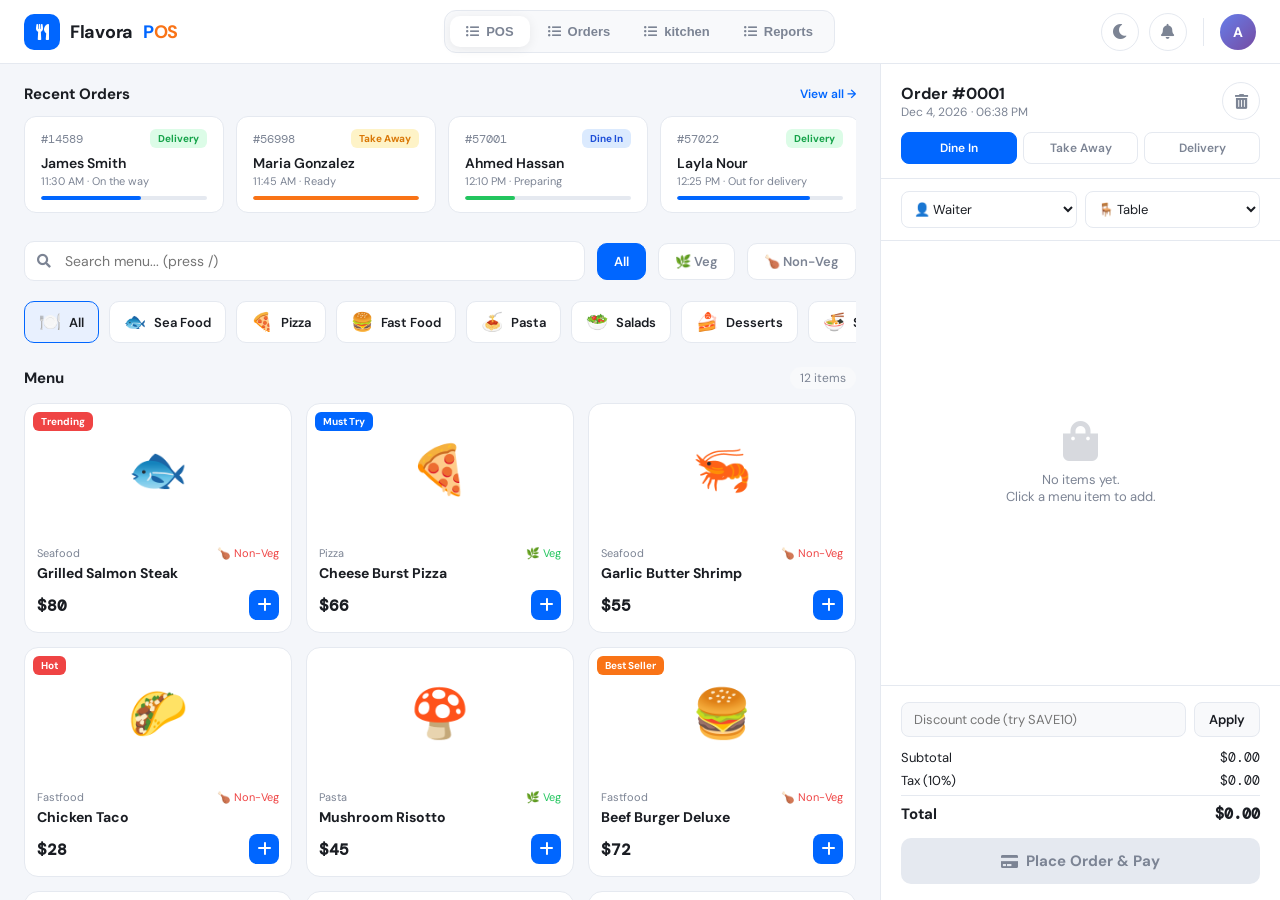
<file: index.html>
<!DOCTYPE html>
<html lang="en">
<head>
<meta charset="UTF-8">
<meta name="viewport" content="width=device-width, initial-scale=1.0">
<title> Flavora POS</title>
<link href="https://fonts.googleapis.com/css2?family=DM+Sans:wght@400;500;600;700&family=DM+Mono:wght@500&display=swap" rel="stylesheet">
<link rel="stylesheet" href="https://cdnjs.cloudflare.com/ajax/libs/font-awesome/6.5.0/css/all.min.css">
<link rel="stylesheet" href="./CSS/style.css">
<link rel="stylesheet" href="./CSS/all.min.css">
<link rel="stylesheet" href="./CSS/all.css">
<link rel="icon" href="./imgs/flavora.png">
</head>
<body>
  <script>
    function checkDevice() {
      const isMobile = window.innerWidth <= 1024;
  
      if (isMobile) {
        window.location.href = "./flavora-phone.html"; 
      }
    }
  
    checkDevice();
  
    window.addEventListener("resize", checkDevice);
  </script>
<!-- HEADER -->
<header>
  <div class="logo">
    <div class="logo-icon"><i class="fas fa-utensils"></i></div>

      Flavora <span class="logo-pos">P<span>OS</span></span>
  </div>

  <nav class="nav-pill">
    <a id="system" style="text-decoration: none;" href="./index.html"><button class="nav-item" onclick="setPage('pos',this)"><i class="fas fa-list-ul"></i> POS</button></a>
    <a style="text-decoration: none;" href="./orders.html"><button class="nav-item" onclick="setPage('orders',this)"><i class="fas fa-list-ul"></i> Orders</button></a>
    <a style="text-decoration: none;" href="./kitchen.html"><button class="nav-item" onclick="setPage('kitchen',this)"><i class="fas fa-list-ul"></i> kitchen</button></a>
    <a style="text-decoration: none;" href="./reports.html"><button class="nav-item" onclick="setPage('reports',this)"><i class="fas fa-list-ul"></i> Reports</button></a>
  </nav>

  <div class="header-right">
    <button class="icon-btn" onclick="toggleDark()" id="darkBtn" title="Toggle dark mode">
      <i class="fas fa-moon" id="darkIcon"></i>
    </button>
    <button class="icon-btn" title="Notifications" onclick="toggleNotifications()">
      <i class="fas fa-bell"></i>
      <span class="badge-dot" id="notifDot"></span>
    </button>
    
    <div class="notif-dropdown" id="notifDropdown"></div>
    <div class="divider-v"></div>
    <div class="avatar" title="Admin">A</div>
  </div>
</header>

<!-- MAIN APP -->
<div class="app-body">
  <!-- LEFT PANEL -->
  <div class="left-panel">
    <div class="left-scroll">

      <div class="strip-header"><h3>Recent Orders</h3><a href="#">View all →</a></div>
      <div class="orders-strip" id="ordersStrip"></div>

      <div class="toolbar">
        <div class="search-box">
          <i class="fas fa-search"></i>
          <input type="text" id="searchInput" placeholder="Search menu... (press /)" oninput="filterMenu()">
        </div>
        <button class="filter-btn active" onclick="setTypeFilter('all',this)">All</button>
        <button class="filter-btn" onclick="setTypeFilter('veg',this)">🌿 Veg</button>
        <button class="filter-btn" onclick="setTypeFilter('nonveg',this)">🍗 Non-Veg</button>
      </div>

      <div class="cats" id="catsRow"></div>

      <div class="section-head">
        <h3>Menu</h3>
        <span class="item-count" id="itemCount">0 items</span>
      </div>
      <div class="menu-grid" id="menuGrid"></div>

    </div>
  </div>

  <!-- RIGHT PANEL -->
  <div class="right-panel">
    <div class="rp-header">
      <div class="rp-header-top">
        <div>
          <div style="font-weight:700;font-size:16px;" id="orderIdDisplay">Order #0001</div>
          <div class="rp-time" id="orderTimeDisplay"></div>
        </div>
        <button class="icon-btn" onclick="clearCart()" title="Clear order"><i class="fas fa-trash-alt"></i></button>
      </div>
      <div class="order-types">
        <button class="ot-btn active" onclick="setOrderType('dinein',this)">Dine In</button>
        <button class="ot-btn" onclick="setOrderType('takeaway',this)">Take Away</button>
        <button class="ot-btn" onclick="setOrderType('delivery',this)">Delivery</button>
      </div>
    </div>

    <div class="rp-selects">
      <select id="waiterSelect">
        <option value="">👤 Waiter</option>
        <option>Ahmed</option>
        <option>Sara</option>
        <option>Mohammed</option>
        <option>Layla</option>
      </select>
      <select id="tableSelect">
        <option value="">🪑 Table</option>
        <option>Table 1</option>
        <option>Table 2</option>
        <option>Table 3</option>
        <option>Table 4</option>
        <option>Table 5</option>
      </select>
    </div>

    <div class="cart-items" id="cartItems">
      <div class="cart-empty">
        <i class="fas fa-shopping-bag"></i>
        <p>No items yet.<br>Click a menu item to add.</p>
      </div>
    </div>

    <div class="rp-footer">
      <div class="discount-row">
        <input class="discount-input" id="discountInput" type="text" placeholder="Discount code (try SAVE10)">
        <button class="apply-btn" onclick="applyDiscount()">Apply</button>
      </div>
      <div class="totals-table">
        <div class="total-row"><span>Subtotal</span><span id="subtotalDisplay">$0.00</span></div>
        <div class="total-row" id="discountRow" style="display:none"><span>Discount</span><span id="discountDisplay" class="discount-badge">-$0.00</span></div>
        <div class="total-row"><span>Tax (10%)</span><span id="taxDisplay">$0.00</span></div>
        <div class="total-row main"><span>Total</span><span id="totalDisplay">$0.00</span></div>
      </div>
      <button class="pay-btn" id="payBtn" onclick="openPaymentModal()" disabled>
        <i class="fas fa-credit-card"></i> Place Order & Pay
      </button>
    </div>
  </div>
</div>

<!-- ITEM MODAL -->
<div class="overlay" id="itemOverlay" onclick="if(event.target===this) closeItemModal()">
  <div class="modal item-modal">
    <div class="item-modal-img" id="modalEmoji"></div>
    <div class="item-modal-body">
      <button class="modal-close" onclick="closeItemModal()"><i class="fas fa-times"></i></button>
      <h2 id="modalTitle"></h2>
      <p class="desc" id="modalDesc"></p>
      <div class="modal-section-label">Size</div>
      <div class="size-options" id="sizeOptions"></div>
      <div class="modal-section-label">Add-ons</div>
      <div class="addon-options" id="addonOptions"></div>
      <div class="modal-section-label">Special Note</div>
      <textarea class="note-area" id="noteArea" rows="2" placeholder="Any special requests?"></textarea>
      <div class="item-modal-foot">
        <div class="modal-qty">
          <button class="qty-btn" onclick="modalQty(-1)">−</button>
          <span class="qty-num" id="modalQtyNum">1</span>
          <button class="qty-btn" onclick="modalQty(1)">+</button>
        </div>
        <div class="modal-total">
          <span>Total</span>
          <strong id="modalTotal">$0</strong>
        </div>
        <button class="add-cart-btn" onclick="addToCartFromModal()">
          <i class="fas fa-plus"></i> Add to Order
        </button>
      </div>
    </div>
  </div>
</div>

<!-- PAYMENT MODAL -->
<div class="overlay" id="payOverlay" onclick="if(event.target===this) closePayModal()">
  <div class="modal pay-modal">
    <div class="pay-modal-header">
      <div style="display:flex;align-items:center;justify-content:space-between;">
        <div>
          <h2>Payment</h2>
          <p id="payOrderId">Order #0001</p>
        </div>
        <button class="modal-close" onclick="closePayModal()" style="position:static"><i class="fas fa-times"></i></button>
      </div>
    </div>
    <div class="pay-modal-body">
      <div class="pay-summary">
        <div class="pay-summary-row"><span>Subtotal</span><span id="pSubtotal"></span></div>
        <div class="pay-summary-row" id="pDiscountRow" style="display:none"><span>Discount</span><span id="pDiscount" style="color:var(--green)"></span></div>
        <div class="pay-summary-row"><span>Tax</span><span id="pTax"></span></div>
        <div class="pay-summary-row total"><span>Total Due</span><span id="pTotal"></span></div>
      </div>
      <div class="pay-methods-label">Payment Method</div>
      <div class="pay-methods">
        <button class="pay-method active" onclick="selectPayMethod('cash',this)">
          <i class="fas fa-money-bill-wave"></i><span>Cash</span>
        </button>
        <button class="pay-method" onclick="selectPayMethod('card',this)">
          <i class="fas fa-credit-card"></i><span>Card</span>
        </button>
        <button class="pay-method" onclick="selectPayMethod('wallet',this)">
          <i class="fas fa-mobile-alt"></i><span>Wallet</span>
        </button>
      </div>
      <div class="cash-amount-row" id="cashRow">
        <input class="cash-input" id="cashGiven" type="number" placeholder="Amount given" oninput="calcChange()">
        <div class="change-display" id="changeDisplay"><i class="fas fa-coins"></i> $0.00</div>
      </div>
      <button class="confirm-pay-btn" onclick="confirmPayment()">
        <i class="fas fa-check-circle"></i> Confirm Payment
      </button>
    </div>
  </div>
</div>

<!-- RECEIPT MODAL -->
<div class="overlay" id="receiptOverlay">
  <div class="modal receipt-modal" id="receiptModal">
    <div class="receipt-body">
      <div class="receipt-logo">
        <img style="width: 70px;" src="./imgs/flavora.png" alt="">
        <p>123 Food Street, Cairo · Tel: +20-100-0000000</p>
      </div>
      <hr class="receipt-divider">
      <div class="receipt-row"><span>Order</span><span id="rOrderId"></span></div>
      <div class="receipt-row"><span>Type</span><span id="rOrderType"></span></div>
      <div class="receipt-row"><span>Date</span><span id="rDate"></span></div>
      <div class="receipt-row"><span>Waiter</span><span id="rWaiter"></span></div>
      <hr class="receipt-divider">
      <div class="receipt-items" id="rItems"></div>
      <hr class="receipt-divider">
      <div class="receipt-row"><span>Subtotal</span><span id="rSubtotal"></span></div>
      <div class="receipt-row" id="rDiscRow" style="display:none"><span>Discount</span><span id="rDiscount"></span></div>
      <div class="receipt-row"><span>Tax (10%)</span><span id="rTax"></span></div>
      <div class="receipt-total"><span>TOTAL</span><span id="rTotal"></span></div>
      <div class="receipt-row" style="margin-top:8px"><span>Payment</span><span id="rPayMethod"></span></div>
      <div class="receipt-row" id="rChangeRow" style="display:none"><span>Change</span><span id="rChange"></span></div>
      <hr class="receipt-divider">
      <div class="receipt-footer">
        <p>Thank you for dining with us! 🍽️</p>
        <p style="margin-top:4px;font-family:var(--mono);font-size:11px;" id="rOrderNum"></p>
      </div>
    </div>
    <div class="receipt-actions">
      <button class="print-btn secondary" onclick="closeReceiptModal()">Close</button>
      <button class="print-btn primary" onclick="window.print()"><i class="fas fa-print"></i> Print</button>
    </div>
  </div>
</div>

<!-- Toast -->
<div class="toast-container" id="toastContainer"></div>
<script src="./JS/script.js"></script>


</body>
</html>
</file>
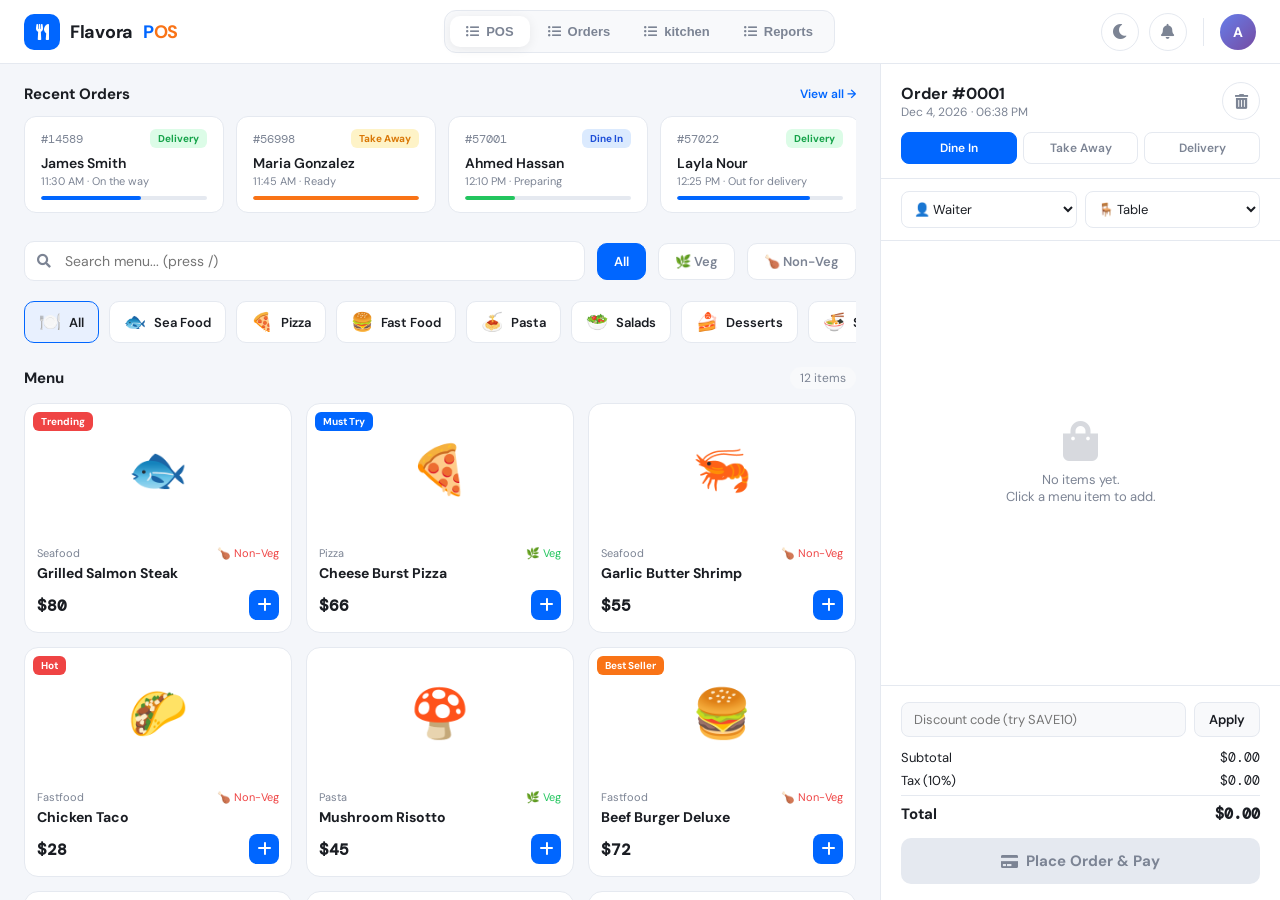
<file: flavora-phone.html>
<!DOCTYPE html>
<html lang="en">
<head>
<meta charset="UTF-8">
<meta name="viewport" content="width=device-width, initial-scale=1.0, maximum-scale=1.0, user-scalable=no">
<title>Flavora</title>
<link href="https://fonts.googleapis.com/css2?family=Playfair+Display:wght@600;700&family=DM+Sans:wght@400;500;600;700&family=DM+Mono:wght@400;500&display=swap" rel="stylesheet">
<link rel="stylesheet" href="https://cdnjs.cloudflare.com/ajax/libs/font-awesome/6.5.0/css/all.min.css">
<script>
  function checkDevice() {
    const isDesktop = window.innerWidth > 1024;

    if (isDesktop) {
      window.location.href = "./index.html";
    }
  }

  checkDevice();
  window.addEventListener("resize", checkDevice);
</script>
<style>
/* ══════════════════════════════════════
   VARIABLES
══════════════════════════════════════ */
:root {
  --bg:        #0f0d0b;
  --surface:   #1a1713;
  --surface2:  #221f1a;
  --surface3:  #2c2822;
  --border:    #33302a;
  --gold:      #d4a853;
  --gold-lt:   #f0c878;
  --gold-dim:  rgba(212,168,83,.12);
  --green:     #4ade80;
  --red:       #f87171;
  --blue:      #60a5fa;
  --text:      #f0ebe3;
  --text2:     #a89f94;
  --text3:     #665e55;
  --shadow:    0 4px 24px rgba(0,0,0,.5);
  --shadow-lg: 0 12px 48px rgba(0,0,0,.7);
  --r:         16px;
  --font:      'DM Sans', sans-serif;
  --display:   'Playfair Display', serif;
  --mono:      'DM Mono', monospace;
  --safe-bottom: env(safe-area-inset-bottom, 0px);
}
/* ══════════════════════════════════════
   RESET & BASE
══════════════════════════════════════ */
*{box-sizing:border-box;margin:0;padding:0;-webkit-tap-highlight-color:transparent;}
html,body{height:100%;overscroll-behavior:none;}
body{font-family:var(--font);background:var(--bg);color:var(--text);overflow:hidden;position:fixed;width:100%;height:100%;}
::-webkit-scrollbar{width:3px;height:3px;}
::-webkit-scrollbar-thumb{background:var(--border);border-radius:3px;}
button{font-family:var(--font);cursor:pointer;border:none;background:none;}
input,textarea{font-family:var(--font);}
img{display:block;}

/* ══════════════════════════════════════
   APP SHELL
══════════════════════════════════════ */
.app{display:flex;flex-direction:column;height:100%;max-width:480px;margin:0 auto;position:relative;background:var(--bg);}

/* ══════════════════════════════════════
   TOP BAR
══════════════════════════════════════ */
.top-bar{
  display:flex;align-items:center;justify-content:space-between;
  padding:14px 18px;flex-shrink:0;
  background:linear-gradient(180deg,var(--bg) 0%,transparent 100%);
  position:absolute;top:0;left:0;right:0;z-index:50;
}
.tb-logo{font-family:var(--display);font-size:20px;color:var(--gold);letter-spacing:.5px;}
.tb-right{display:flex;gap:10px;align-items:center;}
.tb-btn{width:38px;height:38px;border-radius:12px;background:var(--surface2);border:1px solid var(--border);color:var(--text2);font-size:15px;display:flex;align-items:center;justify-content:center;position:relative;transition:.2s;}
.tb-btn:active{opacity:.7;}
.cart-dot{position:absolute;top:-4px;right:-4px;width:16px;height:16px;border-radius:50%;background:var(--gold);color:var(--bg);font-size:9px;font-weight:700;display:flex;align-items:center;justify-content:center;border:2px solid var(--bg);opacity:0;transform:scale(0);transition:.3s;}
.cart-dot.show{opacity:1;transform:scale(1);}

/* ══════════════════════════════════════
   MAIN SCROLL
══════════════════════════════════════ */
.main-scroll{flex:1;overflow-y:auto;overflow-x:hidden;padding-bottom:calc(80px + var(--safe-bottom));}

/* ══════════════════════════════════════
   HERO
══════════════════════════════════════ */
.hero{
  min-height:220px;display:flex;flex-direction:column;justify-content:flex-end;
  padding:24px 20px 28px;
  background:linear-gradient(160deg,#1a1208 0%,#0f0d0b 60%),
             radial-gradient(ellipse at 70% 30%, rgba(212,168,83,.18) 0%, transparent 70%);
  position:relative;overflow:hidden;
}
.hero::before{content:'';position:absolute;inset:0;background:url("data:image/svg+xml,%3Csvg width='60' height='60' viewBox='0 0 60 60' xmlns='http://www.w3.org/2000/svg'%3E%3Cg fill='none' fill-rule='evenodd'%3E%3Cg fill='%23d4a853' fill-opacity='0.04'%3E%3Cpath d='M36 34v-4h-2v4h-4v2h4v4h2v-4h4v-2h-4zm0-30V0h-2v4h-4v2h4v4h2V6h4V4h-4zM6 34v-4H4v4H0v2h4v4h2v-4h4v-2H6zM6 4V0H4v4H0v2h4v4h2V6h4V4H6z'/%3E%3C/g%3E%3C/g%3E%3C/svg%3E");pointer-events:none;}
.hero-tag{display:inline-flex;align-items:center;gap:6px;background:var(--gold-dim);border:1px solid rgba(212,168,83,.3);color:var(--gold);font-size:11px;font-weight:600;padding:5px 12px;border-radius:20px;letter-spacing:.5px;text-transform:uppercase;margin-bottom:12px;width:fit-content;}
.hero h1{font-family:var(--display);font-size:30px;line-height:1.15;color:var(--text);margin-bottom:8px;}
.hero h1 span{color:var(--gold);}
.hero p{font-size:13px;color:var(--text2);line-height:1.5;max-width:280px;}

/* ══════════════════════════════════════
   SEARCH BAR
══════════════════════════════════════ */
.search-wrap{padding:0 18px 16px;position:relative;}
.search-wrap input{
  width:100%;padding:12px 16px 12px 42px;
  border-radius:14px;border:1px solid var(--border);
  background:var(--surface2);color:var(--text);
  font-size:14px;outline:none;transition:.2s;
}
.search-wrap input::placeholder{color:var(--text3);}
.search-wrap input:focus{border-color:var(--gold);box-shadow:0 0 0 3px rgba(212,168,83,.12);}
.search-wrap i{position:absolute;left:30px;top:50%;transform:translateY(-50%);color:var(--text3);font-size:14px;}

/* ══════════════════════════════════════
   CATEGORIES
══════════════════════════════════════ */
.cats-scroll{display:flex;gap:8px;overflow-x:auto;padding:0 18px 16px;scrollbar-width:none;}
.cats-scroll::-webkit-scrollbar{display:none;}
.cat-pill{
  display:flex;align-items:center;gap:6px;
  padding:8px 14px;border-radius:12px;
  border:1px solid var(--border);background:var(--surface2);
  color:var(--text2);font-size:12px;font-weight:600;
  white-space:nowrap;flex-shrink:0;transition:.2s;
}
.cat-pill:active{opacity:.7;}
.cat-pill.active{background:var(--gold);color:var(--bg);border-color:var(--gold);}

/* ══════════════════════════════════════
   SECTION HEADER
══════════════════════════════════════ */
.sec-hdr{display:flex;align-items:center;justify-content:space-between;padding:0 18px;margin-bottom:12px;}
.sec-hdr h2{font-size:16px;font-weight:700;}
.sec-hdr span{font-size:12px;color:var(--text3);}

/* ══════════════════════════════════════
   FEATURED ROW
══════════════════════════════════════ */
.featured-scroll{display:flex;gap:12px;overflow-x:auto;padding:0 18px 20px;scrollbar-width:none;}
.featured-scroll::-webkit-scrollbar{display:none;}
.feat-card{
  flex-shrink:0;width:200px;
  background:var(--surface);border:1px solid var(--border);
  border-radius:var(--r);overflow:hidden;
  transition:.2s;position:relative;
}
.feat-card:active{transform:scale(.97);}
.feat-img{height:110px;display:flex;align-items:center;justify-content:center;font-size:52px;background:var(--surface2);position:relative;}
.feat-badge{position:absolute;top:8px;left:8px;font-size:9px;font-weight:700;padding:3px 8px;border-radius:6px;color:var(--bg);}
.fb-gold{background:var(--gold);}
.fb-red{background:#ef4444;}
.feat-body{padding:10px 12px;}
.feat-name{font-weight:700;font-size:13px;margin-bottom:3px;white-space:nowrap;overflow:hidden;text-overflow:ellipsis;}
.feat-cat{font-size:11px;color:var(--text3);margin-bottom:8px;}
.feat-foot{display:flex;align-items:center;justify-content:space-between;}
.feat-price{font-weight:700;font-size:15px;font-family:var(--mono);color:var(--gold-lt);}
.feat-add{width:30px;height:30px;border-radius:9px;background:var(--gold);color:var(--bg);font-size:15px;display:flex;align-items:center;justify-content:center;transition:.15s;}
.feat-add:active{transform:scale(.9);}

/* ══════════════════════════════════════
   MENU LIST
══════════════════════════════════════ */
.menu-list{padding:0 18px;display:flex;flex-direction:column;gap:10px;}
.m-row{
  display:flex;align-items:center;gap:12px;
  background:var(--surface);border:1px solid var(--border);
  border-radius:14px;padding:12px;transition:.2s;position:relative;
}
.m-row:active{background:var(--surface2);}
.m-row-emoji{font-size:36px;width:52px;height:52px;border-radius:12px;background:var(--surface2);display:flex;align-items:center;justify-content:center;flex-shrink:0;}
.m-row-info{flex:1;min-width:0;}
.m-row-name{font-weight:700;font-size:14px;margin-bottom:2px;white-space:nowrap;overflow:hidden;text-overflow:ellipsis;}
.m-row-meta{font-size:11px;color:var(--text3);margin-bottom:5px;}
.m-row-price{font-weight:700;font-family:var(--mono);font-size:14px;color:var(--gold-lt);}
.m-row-add{
  width:34px;height:34px;border-radius:10px;
  background:var(--gold-dim);border:1px solid rgba(212,168,83,.3);
  color:var(--gold);font-size:16px;
  display:flex;align-items:center;justify-content:center;
  flex-shrink:0;transition:.15s;
}
.m-row-add:active{background:var(--gold);color:var(--bg);}
.m-row-badge{
  position:absolute;top:-5px;right:10px;
  background:var(--gold);color:var(--bg);
  font-size:9px;font-weight:700;
  width:18px;height:18px;border-radius:50%;
  display:flex;align-items:center;justify-content:center;
  border:2px solid var(--bg);
}
.c-veg{color:var(--green);}
.c-nonveg{color:var(--red);}

/* ══════════════════════════════════════
   BOTTOM NAV
══════════════════════════════════════ */
.bottom-nav{
  position:absolute;bottom:0;left:0;right:0;
  height:calc(72px + var(--safe-bottom));
  padding-bottom:var(--safe-bottom);
  background:var(--surface);
  border-top:1px solid var(--border);
  display:flex;align-items:center;justify-content:space-around;
  flex-shrink:0;z-index:50;
}
.bn-item{display:flex;flex-direction:column;align-items:center;gap:3px;padding:8px 16px;color:var(--text3);font-size:10px;font-weight:600;letter-spacing:.3px;transition:.2s;}
.bn-item.active{color:var(--gold);}
.bn-item i{font-size:18px;}

/* ══════════════════════════════════════
   CART DRAWER
══════════════════════════════════════ */
.drawer-overlay{
  position:fixed;inset:0;background:rgba(0,0,0,.7);
  z-index:200;opacity:0;pointer-events:none;transition:.3s;
  max-width:480px;margin:0 auto;
}
.drawer-overlay.show{opacity:1;pointer-events:all;}
.cart-drawer{
  position:fixed;bottom:0;left:50%;transform:translateX(-50%) translateY(100%);
  width:100%;max-width:480px;
  background:var(--surface);border-radius:24px 24px 0 0;
  border-top:1px solid var(--border);
  z-index:201;transition:transform .35s cubic-bezier(.4,0,.2,1);
  max-height:85vh;display:flex;flex-direction:column;
}
.cart-drawer.show{transform:translateX(-50%) translateY(0);}
.drawer-handle{width:36px;height:4px;background:var(--border);border-radius:2px;margin:12px auto 0;}
.drawer-hdr{padding:16px 20px;border-bottom:1px solid var(--border);display:flex;align-items:center;justify-content:space-between;}
.drawer-hdr h3{font-size:17px;font-weight:700;}
.drawer-close{width:32px;height:32px;border-radius:10px;background:var(--surface2);color:var(--text2);font-size:15px;display:flex;align-items:center;justify-content:center;}
.drawer-body{flex:1;overflow-y:auto;padding:14px 20px;}
.cart-empty-state{text-align:center;padding:40px 20px;color:var(--text3);}
.cart-empty-state i{font-size:40px;margin-bottom:12px;display:block;}
.cart-empty-state p{font-size:13px;}
.ci{display:flex;align-items:center;gap:12px;padding:12px 0;border-bottom:1px solid var(--border);}
.ci:last-child{border-bottom:none;}
.ci-emoji{font-size:28px;width:44px;height:44px;border-radius:12px;background:var(--surface2);display:flex;align-items:center;justify-content:center;flex-shrink:0;}
.ci-info{flex:1;min-width:0;}
.ci-name{font-weight:700;font-size:13px;white-space:nowrap;overflow:hidden;text-overflow:ellipsis;}
.ci-sub{font-size:11px;color:var(--text3);margin-top:1px;}
.ci-price{font-weight:700;font-family:var(--mono);font-size:13px;color:var(--gold-lt);margin-top:3px;}
.ci-qty-row{display:flex;align-items:center;gap:10px;flex-shrink:0;}
.ci-qty-btn{width:28px;height:28px;border-radius:8px;background:var(--surface2);border:1px solid var(--border);color:var(--text);font-size:15px;display:flex;align-items:center;justify-content:center;font-weight:700;}
.ci-qty-btn:active{background:var(--gold-dim);}
.ci-qty-num{font-weight:700;font-size:14px;min-width:18px;text-align:center;font-family:var(--mono);}
.drawer-footer{padding:16px 20px;border-top:1px solid var(--border);padding-bottom:calc(16px + var(--safe-bottom));}
.tot-row{display:flex;justify-content:space-between;font-size:13px;color:var(--text2);margin-bottom:6px;}
.tot-row.main{font-size:16px;font-weight:700;color:var(--text);border-top:1px solid var(--border);padding-top:8px;margin-top:4px;}
.tot-row span:last-child{font-family:var(--mono);}
.checkout-btn{
  width:100%;padding:15px;margin-top:14px;
  background:linear-gradient(135deg,var(--gold) 0%,var(--gold-lt) 100%);
  color:var(--bg);font-size:15px;font-weight:700;
  border-radius:14px;border:none;
  display:flex;align-items:center;justify-content:center;gap:8px;
  transition:.2s;letter-spacing:.3px;
}
.checkout-btn:active{opacity:.85;}
.checkout-btn:disabled{background:var(--surface3);color:var(--text3);}



/* Cart actions in chat */
.chat-cart-action{
  background:var(--surface3);border:1px solid var(--border);
  border-radius:12px;padding:12px 14px;margin-top:4px;
  display:flex;align-items:center;gap:10px;
}
.cca-emoji{font-size:26px;}
.cca-info{flex:1;}
.cca-name{font-weight:700;font-size:13px;}
.cca-detail{font-size:11px;color:var(--text3);margin-top:1px;}
.cca-price{font-family:var(--mono);font-weight:700;font-size:14px;color:var(--gold-lt);}
.cca-done{font-size:18px;color:var(--green);}


/* ══════════════════════════════════════
   MODALS & OVERLAYS
══════════════════════════════════════ */
/* Item detail */
.item-sheet{
  position:fixed;bottom:0;left:50%;transform:translateX(-50%) translateY(100%);
  width:100%;max-width:480px;
  background:var(--surface);border-radius:24px 24px 0 0;
  border-top:1px solid var(--border);
  z-index:400;transition:transform .35s cubic-bezier(.22,.61,.36,1);
  max-height:85vh;display:flex;flex-direction:column;overflow:hidden;
}
.item-sheet.show{transform:translateX(-50%) translateY(0);}
.is-img{height:160px;display:flex;align-items:center;justify-content:center;font-size:72px;background:var(--surface2);position:relative;flex-shrink:0;}
.is-close{position:absolute;top:12px;right:12px;width:34px;height:34px;border-radius:12px;background:rgba(0,0,0,.5);color:#fff;font-size:15px;display:flex;align-items:center;justify-content:center;}
.is-body{flex:1;overflow-y:auto;padding:18px 20px;}
.is-name{font-size:20px;font-weight:700;margin-bottom:4px;}
.is-meta{font-size:12px;color:var(--text3);margin-bottom:10px;display:flex;gap:10px;}
.is-desc{font-size:13px;color:var(--text2);line-height:1.6;margin-bottom:18px;}
.is-lbl{font-size:11px;font-weight:700;text-transform:uppercase;letter-spacing:.5px;color:var(--text3);margin-bottom:8px;}
.is-sizes{display:flex;gap:8px;margin-bottom:16px;flex-wrap:wrap;}
.sz-opt{padding:8px 14px;border-radius:10px;border:1.5px solid var(--border);background:transparent;color:var(--text2);font-size:13px;font-weight:600;transition:.15s;}
.sz-opt.active{border-color:var(--gold);background:var(--gold-dim);color:var(--gold);}
.is-addons{display:flex;gap:8px;margin-bottom:18px;flex-wrap:wrap;}
.ao-opt{padding:7px 12px;border-radius:9px;border:1.5px solid var(--border);background:transparent;color:var(--text2);font-size:12px;transition:.15s;}
.ao-opt.active{border-color:var(--green);background:rgba(74,222,128,.1);color:var(--green);}
.is-footer{padding:16px 20px;border-top:1px solid var(--border);display:flex;align-items:center;gap:14px;flex-shrink:0;padding-bottom:calc(16px + var(--safe-bottom));}
.is-qty-row{display:flex;align-items:center;gap:12px;}
.is-qty-btn{width:36px;height:36px;border-radius:10px;background:var(--surface2);border:1px solid var(--border);color:var(--text);font-size:18px;display:flex;align-items:center;justify-content:center;font-weight:700;}
.is-qty-btn:active{background:var(--gold-dim);}
.is-qty-num{font-weight:700;font-size:18px;min-width:22px;text-align:center;font-family:var(--mono);}
.is-add-btn{flex:1;padding:14px;background:linear-gradient(135deg,var(--gold) 0%,var(--gold-lt) 100%);color:var(--bg);font-size:14px;font-weight:700;border-radius:14px;display:flex;align-items:center;justify-content:center;gap:8px;}
.is-add-btn:active{opacity:.85;}

/* Success toast */
.s-toast{
  position:fixed;top:20px;left:50%;transform:translateX(-50%) translateY(-80px);
  background:var(--green);color:var(--bg);
  font-size:13px;font-weight:700;
  padding:11px 20px;border-radius:12px;
  display:flex;align-items:center;gap:8px;
  z-index:500;transition:.3s cubic-bezier(.22,.61,.36,1);
  white-space:nowrap;box-shadow:0 8px 24px rgba(74,222,128,.3);
  max-width:calc(480px - 36px);
}
.s-toast.show{transform:translateX(-50%) translateY(0);}

/* ══════════════════════════════════════
   CHECKOUT SUCCESS
══════════════════════════════════════ */
.success-overlay{
  position:fixed;inset:0;max-width:480px;margin:0 auto;
  background:var(--bg);z-index:600;
  display:flex;flex-direction:column;align-items:center;justify-content:center;
  padding:32px;text-align:center;
  opacity:0;pointer-events:none;transition:.3s;
}
.success-overlay.show{opacity:1;pointer-events:all;}
.success-icon{font-size:64px;margin-bottom:20px;animation:bounce .5s ease .1s both;}
@keyframes bounce{from{transform:scale(0);}80%{transform:scale(1.15);}to{transform:scale(1);}}
.success-overlay h2{font-family:var(--display);font-size:26px;color:var(--gold);margin-bottom:8px;}
.success-overlay p{font-size:14px;color:var(--text2);line-height:1.6;margin-bottom:32px;}
.success-order-id{font-family:var(--mono);font-size:16px;font-weight:600;color:var(--text);background:var(--surface2);border:1px solid var(--border);padding:10px 20px;border-radius:12px;margin-bottom:24px;}
.success-back{width:100%;padding:14px;background:linear-gradient(135deg,var(--gold),var(--gold-lt));color:var(--bg);font-size:15px;font-weight:700;border-radius:14px;}

/* ══════════════════════════════════════
   API KEY PROMPT
══════════════════════════════════════ */
.api-prompt{
  position:fixed;inset:0;max-width:480px;margin:0 auto;
  background:rgba(0,0,0,.85);backdrop-filter:blur(8px);
  z-index:700;display:flex;align-items:center;justify-content:center;padding:24px;
  opacity:0;pointer-events:none;transition:.3s;
}
.api-prompt.show{opacity:1;pointer-events:all;}
.api-box{background:var(--surface);border:1px solid var(--border);border-radius:20px;padding:24px;width:100%;}
.api-box h3{font-size:17px;font-weight:700;margin-bottom:6px;}
.api-box p{font-size:12px;color:var(--text3);line-height:1.6;margin-bottom:16px;}
.api-inp{
  width:100%;padding:12px 14px;border-radius:12px;
  border:1px solid var(--border);background:var(--surface2);
  color:var(--text);font-size:13px;font-family:var(--mono);
  outline:none;margin-bottom:10px;
}
.api-inp:focus{border-color:rgba(99,102,241,.5);}
.api-save{width:100%;padding:13px;background:linear-gradient(135deg,#6366f1,#8b5cf6);color:#fff;font-size:14px;font-weight:700;border-radius:12px;}
.api-note{font-size:11px;color:var(--text3);text-align:center;margin-top:8px;line-height:1.5;}
</style>
</head>
<body>
<div class="app" id="app">

  <!-- TOP BAR -->
  <div class="top-bar">
    <div class="tb-logo">Flavora</div>
    <div class="tb-right">
      <button class="tb-btn" onclick="toggleCart()">
        <i class="fas fa-shopping-bag"></i>
        <span class="cart-dot" id="cartDot">0</span>
      </button>
    </div>
  </div>

  <!-- MAIN SCROLL -->
  <div class="main-scroll" id="mainScroll">

    <!-- HERO -->
    <div class="hero" style="padding-top:70px;">
      <div class="hero-tag"><i class="fas fa-star"></i> Premium Dining</div>
      <h1>Order Your <span>Favourite</span> Meal</h1>
      <p>Fresh ingredients, bold flavours. Order in minutes and we'll handle the rest.</p>
    </div>

    <!-- SEARCH -->
    <div class="search-wrap" style="margin-top:16px;">
      <i class="fas fa-search"></i>
      <input type="text" id="searchInput" placeholder="Search dishes, categories…" oninput="renderMenuList()">
    </div>

    <!-- CATEGORIES -->
    <div class="cats-scroll" id="catsScroll"></div>

    <!-- FEATURED -->
    <div class="sec-hdr"><h2>Featured 🔥</h2><span>Trending today</span></div>
    <div class="featured-scroll" id="featuredScroll"></div>

    <!-- FULL MENU -->
    <div class="sec-hdr" style="margin-top:8px;"><h2>Full Menu</h2><span id="menuCount">12 items</span></div>
    <div class="menu-list" id="menuList" style="padding-bottom:8px;"></div>

    <div style="height:24px;"></div>
  </div>

  <!-- BOTTOM NAV -->
  <div class="bottom-nav">
    <div class="bn-item active"><i class="fas fa-home"></i><span>Menu</span></div>
    <div class="bn-item" onclick="toggleCart()"><i class="fas fa-shopping-bag"></i><span>Cart</span></div>
    <div class="bn-item" onclick="openChat()"><i class="fas fa-robot"></i><span>AI Help</span></div>
  </div>

</div><!-- /app -->

<!-- AI FAB -->
<button class="ai-fab" onclick="openChat()" id="aiFab" title="Chat with AI assistant">
  <div class="pulse"></div>
  🤖
</button>

<!-- ═══ CART DRAWER ═══ -->
<div class="drawer-overlay" id="cartOverlay" onclick="toggleCart()"></div>
<div class="cart-drawer" id="cartDrawer">
  <div class="drawer-handle"></div>
  <div class="drawer-hdr">
    <h3>Your Order</h3>
    <button class="drawer-close" onclick="toggleCart()"><i class="fas fa-times"></i></button>
  </div>
  <div class="drawer-body" id="cartBody"></div>
  <div class="drawer-footer">
    <div class="tot-row"><span>Subtotal</span><span id="cartSub">$0.00</span></div>
    <div class="tot-row"><span>Tax (10%)</span><span id="cartTax">$0.00</span></div>
    <div class="tot-row main"><span>Total</span><span id="cartTotal">$0.00</span></div>
    <button class="checkout-btn" id="checkoutBtn" onclick="doCheckout()" disabled>
      <i class="fas fa-bolt"></i> Place Order
    </button>
  </div>
</div>

<!-- ═══ ITEM DETAIL SHEET ═══ -->
<div class="drawer-overlay" id="itemOverlay" onclick="closeItemSheet()"></div>
<div class="item-sheet" id="itemSheet">
  <div class="is-img" id="isEmoji">
    <button class="is-close" onclick="closeItemSheet()"><i class="fas fa-times"></i></button>
  </div>
  <div class="is-body">
    <div class="is-name" id="isName"></div>
    <div class="is-meta" id="isMeta"></div>
    <div class="is-desc" id="isDesc"></div>
    <div class="is-lbl">Size</div>
    <div class="is-sizes" id="isSizes"></div>
    <div class="is-lbl">Add-ons</div>
    <div class="is-addons" id="isAddons"></div>
  </div>
  <div class="is-footer">
    <div class="is-qty-row">
      <button class="is-qty-btn" onclick="sheetQty(-1)">−</button>
      <span class="is-qty-num" id="sheetQtyNum">1</span>
      <button class="is-qty-btn" onclick="sheetQty(1)">+</button>
    </div>
    <button class="is-add-btn" onclick="addFromSheet()"><i class="fas fa-plus"></i> Add <span id="sheetAddPrice">$0</span></button>
  </div>
</div>

<!-- ═══ CHAT PANEL ═══ -->
<div class="chat-overlay" id="chatOverlay" onclick="closeChat()"></div>
<div class="chat-panel" id="chatPanel">
  <div class="chat-hdr">
    <div class="ai-avatar">🤖<div class="ai-status-dot"></div></div>
    <div class="chat-hdr-info">
      <div class="chat-hdr-name">Nour · AI Assistant</div>
      <div class="chat-hdr-sub">Powered by Claude · Online now</div>
    </div>
    <button class="chat-hdr-close" onclick="closeChat()"><i class="fas fa-chevron-down"></i></button>
  </div>
  <div class="quick-replies" id="quickReplies">
    <button class="qr-btn" onclick="sendQuick('What are your best sellers?')">🔥 Best Sellers</button>
    <button class="qr-btn" onclick="sendQuick('Show me vegetarian options')">🌿 Vegetarian</button>
    <button class="qr-btn" onclick="sendQuick('What seafood do you have?')">🐟 Seafood</button>
    <button class="qr-btn" onclick="sendQuick('I want something sweet')">🍫 Desserts</button>
    <button class="qr-btn" onclick="sendQuick('What is in my cart right now?')">🛒 My Cart</button>
    <button class="qr-btn" onclick="sendQuick('Recommend a full meal combo')">🍽️ Full Meal</button>
  </div>
  <div class="chat-msgs" id="chatMsgs"></div>
  <div class="chat-input-bar">
    <div class="chat-input-wrap">
      <textarea class="chat-ta" id="chatInput" placeholder="Ask anything about the menu…" rows="1" onkeydown="handleChatKey(event)" oninput="autoResize(this)"></textarea>
    </div>
    <button class="chat-send" id="chatSendBtn" onclick="sendChat()"><i class="fas fa-paper-plane"></i></button>
  </div>
</div>

<!-- ═══ SUCCESS ═══ -->
<div class="success-overlay" id="successOverlay">
  <div class="success-icon">🎉</div>
  <h2>Order Placed!</h2>
  <p>Your order is confirmed and is being prepared by our kitchen. We'll notify you when it's ready.</p>
  <div class="success-order-id" id="successOrderId">#0001</div>
  <button class="success-back" onclick="closeSuccess()">← Back to Menu</button>
</div>

<!-- ═══ API KEY PROMPT ═══ -->
<div class="api-prompt" id="apiPrompt">
  <div class="api-box">
    <h3>🔑 Enter your Anthropic API Key</h3>
    <p>To enable the AI assistant, enter your Anthropic API key. It's stored only in your browser's memory and never sent to any server other than Anthropic.</p>
    <input class="api-inp" id="apiKeyInp" type="password" placeholder="sk-ant-api03-…">
    <button class="api-save" onclick="saveApiKey()">Enable AI Assistant</button>
    <div class="api-note">Get your free key at <strong>console.anthropic.com</strong></div>
  </div>
</div>

<!-- Toast -->
<div class="s-toast" id="sToast"></div>

<script>
// ══════════════════════════════════════════════
//  MENU DATA
// ══════════════════════════════════════════════
const MENU = [
  {id:1,  name:"Grilled Salmon Steak",  cat:"seafood",  price:80, badge:"Trending",   type:"nonveg", emoji:"🐟", desc:"Premium Atlantic salmon fillet grilled to perfection with fresh herbs, garlic, and a lemon butter sauce. Served with seasonal vegetables.",    sizes:[{l:"Regular",e:0},{l:"Large",e:15}], addons:[{l:"Extra Sauce +$2",p:2},{l:"Side Salad +$5",p:5}], allergens:"Fish, Dairy", calories:420},
  {id:2,  name:"Cheese Burst Pizza",    cat:"pizza",    price:66, badge:"Must Try",   type:"veg",    emoji:"🍕", desc:"Crispy thin-crust pizza loaded with a three-cheese blend, San Marzano tomatoes, fresh basil, and a drizzle of olive oil.",                      sizes:[{l:"Small",e:-10},{l:"Medium",e:0},{l:"Large",e:12}], addons:[{l:"Extra Cheese +$3",p:3},{l:"Jalapeños +$1",p:1}], allergens:"Gluten, Dairy", calories:640},
  {id:3,  name:"Garlic Butter Shrimp",  cat:"seafood",  price:55, badge:null,         type:"nonveg", emoji:"🦐", desc:"Juicy tiger shrimp sautéed in rich garlic butter with a splash of white wine, fresh parsley, and a squeeze of lemon.",                       sizes:[{l:"Half",e:-10},{l:"Full",e:0}], addons:[{l:"Extra Garlic +$1",p:1},{l:"Lemon Zest +$1",p:1}], allergens:"Shellfish, Dairy", calories:380},
  {id:4,  name:"Chicken Taco",          cat:"fastfood", price:28, badge:"Hot",        type:"nonveg", emoji:"🌮", desc:"Tender grilled chicken strips in warm flour tortillas, topped with fresh pico de gallo, shredded lettuce, sour cream, and guacamole.",          sizes:[{l:"x1 Taco",e:0},{l:"x2 Tacos",e:25},{l:"x3 Tacos",e:48}], addons:[{l:"Extra Chicken +$4",p:4},{l:"Guacamole +$2",p:2}], allergens:"Gluten, Dairy", calories:310},
  {id:5,  name:"Mushroom Risotto",      cat:"pasta",    price:45, badge:null,         type:"veg",    emoji:"🍄", desc:"Creamy Arborio rice slow-cooked with a medley of wild mushrooms, vegetable stock, aged parmesan, and a drizzle of black truffle oil.",          sizes:[{l:"Regular",e:0},{l:"Large",e:8}], addons:[{l:"Extra Parmesan +$2",p:2},{l:"Truffle Oil +$5",p:5}], allergens:"Dairy, Gluten", calories:520},
  {id:6,  name:"Beef Burger Deluxe",    cat:"fastfood", price:72, badge:"Best Seller",type:"nonveg", emoji:"🍔", desc:"Double Angus beef patties with aged cheddar, crispy bacon, caramelized onions, fresh lettuce, tomato, and our signature house sauce.",          sizes:[{l:"Regular",e:0},{l:"Double",e:20}], addons:[{l:"Bacon +$4",p:4},{l:"Fried Egg +$2",p:2},{l:"Jalapeños +$1",p:1}], allergens:"Gluten, Dairy, Egg", calories:880},
  {id:7,  name:"Caesar Salad",          cat:"salads",   price:35, badge:null,         type:"veg",    emoji:"🥗", desc:"Crisp romaine lettuce tossed in a house-made Caesar dressing with sourdough croutons, shaved parmesan, and a lemon squeeze.",                  sizes:[{l:"Small",e:-5},{l:"Regular",e:0},{l:"Large",e:8}], addons:[{l:"Grilled Chicken +$8",p:8},{l:"Anchovies +$2",p:2}], allergens:"Dairy, Gluten, Egg", calories:290},
  {id:8,  name:"Chocolate Lava Cake",   cat:"desserts", price:32, badge:"New",        type:"veg",    emoji:"🍫", desc:"A warm dark chocolate cake with an irresistibly gooey molten centre, served with a scoop of Madagascar vanilla ice cream.",                    sizes:[{l:"Single",e:0},{l:"Double",e:28}], addons:[{l:"Ice Cream Scoop +$4",p:4},{l:"Caramel Drizzle +$2",p:2}], allergens:"Dairy, Gluten, Egg", calories:480},
  {id:9,  name:"Tom Yum Soup",          cat:"soups",    price:38, badge:null,         type:"nonveg", emoji:"🍜", desc:"Authentic aromatic Thai broth with succulent shrimp, mushrooms, lemongrass, galangal, kaffir lime leaves, and a chilli kick.",                sizes:[{l:"Bowl",e:0},{l:"Large Bowl",e:10}], addons:[{l:"Extra Shrimp +$6",p:6},{l:"Tofu +$3",p:3}], allergens:"Shellfish, Soy", calories:190},
  {id:10, name:"Margherita Flatbread",  cat:"pizza",    price:42, badge:null,         type:"veg",    emoji:"🫓", desc:"Ultra-thin crispy flatbread with crushed San Marzano tomato, buffalo mozzarella, and torn fresh basil. Simple perfection.",                    sizes:[{l:"Regular",e:0},{l:"Large",e:10}], addons:[{l:"Olives +$2",p:2},{l:"Sun-dried Tomato +$3",p:3}], allergens:"Gluten, Dairy", calories:380},
  {id:11, name:"Tiramisu",              cat:"desserts", price:28, badge:null,         type:"veg",    emoji:"☕", desc:"Classic Italian dessert with espresso-soaked savoiardi biscuits, creamy mascarpone, and a dusting of fine cocoa powder.",                       sizes:[{l:"Single",e:0},{l:"Share",e:22}], addons:[{l:"Extra Cocoa +$1",p:1}], allergens:"Dairy, Gluten, Egg", calories:340},
  {id:12, name:"Lobster Bisque",        cat:"soups",    price:65, badge:"Premium",    type:"nonveg", emoji:"🦞", desc:"Velvety smooth bisque crafted from fresh lobster shells, double cream, cognac, and a bouquet of aromatic spices. Restaurant signature.",        sizes:[{l:"Cup",e:-15},{l:"Bowl",e:0}], addons:[{l:"Lobster Chunks +$12",p:12},{l:"Croutons +$2",p:2}], allergens:"Shellfish, Dairy", calories:350},
];
const CATS = [{id:"all",l:"All 🍽️"},{id:"seafood",l:"Seafood 🐟"},{id:"pizza",l:"Pizza 🍕"},{id:"fastfood",l:"Fast Food 🍔"},{id:"pasta",l:"Pasta 🍝"},{id:"salads",l:"Salads 🥗"},{id:"desserts",l:"Desserts 🍰"},{id:"soups",l:"Soups 🍜"}];

// ══════════════════════════════════════════════
//  STATE
// ══════════════════════════════════════════════
let cart = [];
let activeCat = "all";
let apiKey = sessionStorage.getItem("anthropicKey") || "";
let chatHistory = [];
let isTyping = false;
let orderCounter = parseInt(localStorage.getItem("custOrderCounter") || "100");

// Sheet state
let sheetItem = null, sheetQtyVal = 1, sheetSizeIdx = 0, sheetAddons = new Set();

// ══════════════════════════════════════════════
//  INIT
// ══════════════════════════════════════════════
document.addEventListener("DOMContentLoaded", () => {
  renderCats();
  renderFeatured();
  renderMenuList();
  addWelcomeMessage();
});

// ══════════════════════════════════════════════
//  CATEGORIES
// ══════════════════════════════════════════════
function renderCats() {
  document.getElementById("catsScroll").innerHTML = CATS.map(c => `
    <button class="cat-pill ${activeCat === c.id ? "active" : ""}" onclick="setCat('${c.id}')">${c.l}</button>
  `).join("");
}
function setCat(id) { activeCat = id; renderCats(); renderMenuList(); }

// ══════════════════════════════════════════════
//  FEATURED
// ══════════════════════════════════════════════
function renderFeatured() {
  const featured = MENU.filter(m => m.badge);
  document.getElementById("featuredScroll").innerHTML = featured.map(m => `
    <div class="feat-card" onclick="openItemSheet(${m.id})">
      <div class="feat-img">
        <span>${m.emoji}</span>
        ${m.badge ? `<div class="feat-badge ${m.badge === "Best Seller" || m.badge === "Trending" || m.badge === "Hot" ? "fb-red" : "fb-gold"}">${m.badge}</div>` : ""}
      </div>
      <div class="feat-body">
        <div class="feat-name">${m.name}</div>
        <div class="feat-cat">${cap(m.cat)}</div>
        <div class="feat-foot">
          <div class="feat-price">$${m.price}</div>
          <button class="feat-add" onclick="event.stopPropagation();quickAdd(${m.id})"><i class="fas fa-plus"></i></button>
        </div>
      </div>
    </div>
  `).join("");
}

// ══════════════════════════════════════════════
//  MENU LIST
// ══════════════════════════════════════════════
function renderMenuList() {
  const q = document.getElementById("searchInput").value.toLowerCase();
  const filtered = MENU.filter(m => {
    if (activeCat !== "all" && m.cat !== activeCat) return false;
    if (q && !m.name.toLowerCase().includes(q) && !m.cat.includes(q)) return false;
    return true;
  });
  document.getElementById("menuCount").textContent = `${filtered.length} item${filtered.length !== 1 ? "s" : ""}`;
  const el = document.getElementById("menuList");
  el.innerHTML = filtered.map(m => {
    const ci = cart.find(c => c.id === m.id);
    return `
      <div class="m-row" onclick="openItemSheet(${m.id})">
        ${ci ? `<div class="m-row-badge">${ci.qty}</div>` : ""}
        <div class="m-row-emoji">${m.emoji}</div>
        <div class="m-row-info">
          <div class="m-row-name">${m.name}</div>
          <div class="m-row-meta">${cap(m.cat)} · <span class="c-${m.type}">${m.type === "veg" ? "🌿 Veg" : "🍗 Non-Veg"}</span></div>
          <div class="m-row-price">$${m.price}</div>
        </div>
        <button class="m-row-add" onclick="event.stopPropagation();quickAdd(${m.id})">
          <i class="fas fa-plus"></i>
        </button>
      </div>
    `;
  }).join("") || `<div style="text-align:center;padding:40px 20px;color:var(--text3)"><i class="fas fa-search" style="font-size:32px;display:block;margin-bottom:12px;opacity:.3"></i>No items found</div>`;
}

// ══════════════════════════════════════════════
//  ITEM SHEET
// ══════════════════════════════════════════════
function openItemSheet(id) {
  sheetItem = MENU.find(m => m.id === id);
  sheetQtyVal = 1; sheetSizeIdx = 0; sheetAddons = new Set();
  const el = document.getElementById("isEmoji");
  // Set emoji
  el.querySelector(".is-close") && el.childNodes[0] && (el.childNodes[0].nodeType === 3 ? el.childNodes[0].textContent = sheetItem.emoji : null);
  el.innerHTML = `<span style="font-size:72px">${sheetItem.emoji}</span><button class="is-close" onclick="closeItemSheet()"><i class="fas fa-times"></i></button>`;
  document.getElementById("isName").textContent = sheetItem.name;
  document.getElementById("isMeta").innerHTML = `<span class="c-${sheetItem.type}">${sheetItem.type === "veg" ? "🌿 Veg" : "🍗 Non-Veg"}</span><span>${sheetItem.calories} cal</span><span>⚠️ ${sheetItem.allergens}</span>`;
  document.getElementById("isDesc").textContent = sheetItem.desc;
  renderSheetSizes(); renderSheetAddons(); updateSheetPrice();
  document.getElementById("itemOverlay").classList.add("show");
  document.getElementById("itemSheet").classList.add("show");
}
function closeItemSheet() {
  document.getElementById("itemOverlay").classList.remove("show");
  document.getElementById("itemSheet").classList.remove("show");
}
function renderSheetSizes() {
  document.getElementById("isSizes").innerHTML = sheetItem.sizes.map((s, i) => `
    <button class="sz-opt ${i === sheetSizeIdx ? "active" : ""}" onclick="selSheetSize(${i})">${s.l} ${s.e === 0 ? "" : s.e > 0 ? "+$" + s.e : "-$" + Math.abs(s.e)}</button>
  `).join("");
}
function selSheetSize(i) { sheetSizeIdx = i; renderSheetSizes(); updateSheetPrice(); }
function renderSheetAddons() {
  document.getElementById("isAddons").innerHTML = sheetItem.addons.map((a, i) => `
    <button class="ao-opt ${sheetAddons.has(i) ? "active" : ""}" onclick="togSheetAddon(${i})">${a.l}</button>
  `).join("");
}
function togSheetAddon(i) { sheetAddons.has(i) ? sheetAddons.delete(i) : sheetAddons.add(i); renderSheetAddons(); updateSheetPrice(); }
function sheetQty(d) { sheetQtyVal = Math.max(1, sheetQtyVal + d); document.getElementById("sheetQtyNum").textContent = sheetQtyVal; updateSheetPrice(); }
function calcSheetPrice() {
  let p = sheetItem.price + sheetItem.sizes[sheetSizeIdx].e;
  sheetAddons.forEach(i => p += sheetItem.addons[i].p);
  return p * sheetQtyVal;
}
function updateSheetPrice() { document.getElementById("sheetAddPrice").textContent = `$${calcSheetPrice().toFixed(2)}`; }
function addFromSheet() {
  const sz = sheetItem.sizes[sheetSizeIdx];
  const addons = [...sheetAddons].map(i => sheetItem.addons[i].l.split(" +")[0]);
  const addonTotal = [...sheetAddons].reduce((s, i) => s + sheetItem.addons[i].p, 0);
  doAddToCart({ id: sheetItem.id, name: sheetItem.name, emoji: sheetItem.emoji, size: sz.l, sizeExtra: sz.e, addons, addonTotal, basePrice: sheetItem.price, qty: sheetQtyVal });
  closeItemSheet();
}

// ══════════════════════════════════════════════
//  CART
// ══════════════════════════════════════════════
function quickAdd(id) {
  const m = MENU.find(x => x.id === id);
  doAddToCart({ id: m.id, name: m.name, emoji: m.emoji, size: m.sizes[0].l, sizeExtra: m.sizes[0].e, addons: [], addonTotal: 0, basePrice: m.price, qty: 1 });
}
function doAddToCart(item) {
  const key = `${item.id}-${item.size}`;
  const ex = cart.find(c => c.key === key);
  if (ex) { ex.qty += item.qty || 1; } 
  else { cart.push({ ...item, key, qty: item.qty || 1 }); }
  renderCart(); renderMenuList();
  showToast(`${item.emoji} ${item.name} added!`);
}
function cartQty(key, d) {
  const item = cart.find(c => c.key === key);
  if (!item) return;
  item.qty += d;
  if (item.qty <= 0) cart = cart.filter(c => c.key !== key);
  renderCart(); renderMenuList();
}
function itemTotal(item) { return (item.basePrice + item.sizeExtra + item.addonTotal) * item.qty; }
function cartSubtotal() { return cart.reduce((s, c) => s + itemTotal(c), 0); }
function renderCart() {
  const sub = cartSubtotal();
  const tax = sub * 0.1;
  const total = sub + tax;
  document.getElementById("cartSub").textContent = `$${sub.toFixed(2)}`;
  document.getElementById("cartTax").textContent = `$${tax.toFixed(2)}`;
  document.getElementById("cartTotal").textContent = `$${total.toFixed(2)}`;
  // dot
  const count = cart.reduce((s, c) => s + c.qty, 0);
  const dot = document.getElementById("cartDot");
  dot.textContent = count;
  dot.classList.toggle("show", count > 0);
  // button
  document.getElementById("checkoutBtn").disabled = cart.length === 0;
  // body
  const body = document.getElementById("cartBody");
  if (!cart.length) {
    body.innerHTML = `<div class="cart-empty-state"><i class="fas fa-shopping-bag"></i><p>Your cart is empty.<br>Browse the menu to add items.</p></div>`;
    return;
  }
  body.innerHTML = cart.map(item => `
    <div class="ci">
      <div class="ci-emoji">${item.emoji}</div>
      <div class="ci-info">
        <div class="ci-name">${item.name}</div>
        <div class="ci-sub">${item.size}${item.addons && item.addons.length ? " · " + item.addons.join(", ") : ""}</div>
        <div class="ci-price">$${itemTotal(item).toFixed(2)}</div>
      </div>
      <div class="ci-qty-row">
        <button class="ci-qty-btn" onclick="cartQty('${item.key}',-1)">−</button>
        <span class="ci-qty-num">${item.qty}</span>
        <button class="ci-qty-btn" onclick="cartQty('${item.key}',1)">+</button>
      </div>
    </div>
  `).join("");
}
function toggleCart() {
  const overlay = document.getElementById("cartOverlay");
  const drawer = document.getElementById("cartDrawer");
  const showing = overlay.classList.contains("show");
  overlay.classList.toggle("show", !showing);
  drawer.classList.toggle("show", !showing);
  if (!showing) renderCart();
}

// ══════════════════════════════════════════════
//  CHECKOUT
// ══════════════════════════════════════════════
function doCheckout() {
  if (!cart.length) return;
  orderCounter++;
  localStorage.setItem("custOrderCounter", String(orderCounter));
  document.getElementById("successOrderId").textContent = `#${String(orderCounter).padStart(4, "0")}`;
  // close cart
  document.getElementById("cartOverlay").classList.remove("show");
  document.getElementById("cartDrawer").classList.remove("show");
  document.getElementById("successOverlay").classList.add("show");
  cart = [];
  renderCart(); renderMenuList();
}
function closeSuccess() {
  document.getElementById("successOverlay").classList.remove("show");
}

// ══════════════════════════════════════════════
//  TOAST
// ══════════════════════════════════════════════
let toastTimer;
function showToast(msg) {
  const el = document.getElementById("sToast");
  el.innerHTML = `<i class="fas fa-check-circle"></i> ${msg}`;
  el.classList.add("show");
  clearTimeout(toastTimer);
  toastTimer = setTimeout(() => el.classList.remove("show"), 2500);
}

// ══════════════════════════════════════════════
//  AI CHAT
// ══════════════════════════════════════════════
function openChat() {
  if (!apiKey) { document.getElementById("apiPrompt").classList.add("show"); return; }
  document.getElementById("chatOverlay").classList.add("show");
  document.getElementById("chatPanel").classList.add("show");
  document.getElementById("aiFab").style.display = "none";
  setTimeout(() => document.getElementById("chatInput").focus(), 400);
}
function closeChat() {
  document.getElementById("chatOverlay").classList.remove("show");
  document.getElementById("chatPanel").classList.remove("show");
  document.getElementById("aiFab").style.display = "flex";
}
function saveApiKey() {
  const key = document.getElementById("apiKeyInp").value.trim();
  if (!key || !key.startsWith("sk-")) { alert("Please enter a valid Anthropic API key (starts with sk-ant or sk-)"); return; }
  apiKey = key;
  sessionStorage.setItem("anthropicKey", key);
  document.getElementById("apiPrompt").classList.remove("show");
  openChat();
}

// ── Welcome message ──
function addWelcomeMessage() {
  const msgs = document.getElementById("chatMsgs");
  msgs.innerHTML = "";
  appendBubble("ai", `👋 Hi! I'm **Nour**, your AI dining assistant at **Flavora Restaurant**.

I can help you:
• 🍽️ Browse and recommend dishes
• ➕ Add items to your cart
• ❓ Answer questions about ingredients & allergens
• 🎯 Suggest the perfect meal combo

What are you in the mood for today?`);
}

// ── Append bubble ──
function appendBubble(role, text, extraHtml = "") {
  const msgs = document.getElementById("chatMsgs");
  const div = document.createElement("div");
  div.className = `msg ${role}`;
  const avatarHTML = role === "ai"
    ? `<div class="msg-avatar ai-msg-avatar">🤖</div>`
    : `<div class="msg-avatar user-msg-avatar">You</div>`;
  div.innerHTML = `${role === "ai" ? avatarHTML : ""}<div class="bubble ${role}">${formatMsg(text)}${extraHtml}</div>${role === "user" ? avatarHTML : ""}`;
  msgs.appendChild(div);
  msgs.scrollTop = msgs.scrollHeight;
}

function formatMsg(text) {
  return text
    .replace(/\*\*(.*?)\*\*/g, "<strong>$1</strong>")
    .replace(/\*(.*?)\*/g, "<em>$1</em>")
    .replace(/\n/g, "<br>");
}

// ── Typing indicator ──
function showTyping() {
  const msgs = document.getElementById("chatMsgs");
  const div = document.createElement("div");
  div.className = "msg ai"; div.id = "typingBubble";
  div.innerHTML = `<div class="msg-avatar ai-msg-avatar">🤖</div><div class="typing-bubble"><div class="typing-dot"></div><div class="typing-dot"></div><div class="typing-dot"></div></div>`;
  msgs.appendChild(div); msgs.scrollTop = msgs.scrollHeight;
}
function hideTyping() {
  const el = document.getElementById("typingBubble");
  if (el) el.remove();
}

// ── Send message ──
async function sendChat() {
  const input = document.getElementById("chatInput");
  const text = input.value.trim();
  if (!text || isTyping) return;
  input.value = ""; autoResize(input);
  await processMessage(text);
}
function sendQuick(text) { if (!isTyping) processMessage(text); }
async function processMessage(userText) {
  if (!apiKey) { openChat(); return; }
  appendBubble("user", userText);
  chatHistory.push({ role: "user", content: userText });
  isTyping = true;
  document.getElementById("chatSendBtn").disabled = true;
  showTyping();
  try {
    const response = await callClaude(chatHistory);
    hideTyping();
    const parsed = parseAIResponse(response);
    // Handle actions BEFORE showing message
    let extraHtml = "";
    if (parsed.actions && parsed.actions.length) {
      extraHtml = handleActions(parsed.actions);
    }
    appendBubble("ai", parsed.message, extraHtml);
    chatHistory.push({ role: "assistant", content: response });
    // Trim history to avoid token overflow (keep last 20 messages)
    if (chatHistory.length > 20) chatHistory = chatHistory.slice(-20);
  } catch (err) {
    hideTyping();
    appendBubble("ai", `⚠️ Sorry, I couldn't connect right now. Please check your API key or try again.\n\n_Error: ${err.message}_`);
  }
  isTyping = false;
  document.getElementById("chatSendBtn").disabled = false;
}

// ── Claude API call ──
async function callClaude(history) {
  const menuStr = MENU.map(m =>
    `ID:${m.id} | ${m.emoji} ${m.name} | $${m.price} | ${cap(m.cat)} | ${m.type} | Sizes: ${m.sizes.map(s => s.l + (s.e ? (s.e > 0 ? " +$" + s.e : " -$" + Math.abs(s.e)) : " ($" + m.price + ")")).join(", ")} | Add-ons: ${m.addons.map(a => a.l).join(", ")} | Allergens: ${m.allergens} | ${m.calories} cal`
  ).join("\n");
  const cartStr = cart.length
    ? cart.map(c => `• ${c.emoji} ${c.name} ×${c.qty} (${c.size}) = $${itemTotal(c).toFixed(2)}`).join("\n") + `\nSubtotal: $${cartSubtotal().toFixed(2)}`
    : "Cart is currently empty.";
  const systemPrompt = `You are Nour, a warm, knowledgeable, and enthusiastic AI dining assistant for Flavora Restaurant — a premium dining establishment. You speak in a friendly, concise manner. You help customers browse the menu, make selections, and add items to their cart.

## MENU (full list):
${menuStr}

## CUSTOMER'S CURRENT CART:
${cartStr}

## YOUR CAPABILITIES:
You can add items to the customer's cart by including a special JSON block in your response. When the customer wants to order something, extract the item, size (default to first size if not specified), quantity, and any add-ons.

## RESPONSE FORMAT:
Always respond in this EXACT JSON format (no markdown code blocks, just raw JSON):
{
  "message": "Your friendly response text here. Use **bold** for item names and prices. Use newlines for readability.",
  "actions": [
    {
      "type": "add_to_cart",
      "item_id": 1,
      "size_index": 0,
      "qty": 1,
      "addon_indices": []
    }
  ]
}

If no cart actions needed, use "actions": [].

## RULES:
- Always be warm, helpful, and concise (2-4 sentences max unless listing items)
- When recommending items, mention the price, emoji, and a brief taste note
- If customer asks for "vegetarian" show only veg items
- If customer asks about allergens, check the allergens field
- When adding to cart, confirm what you added with price and size
- If the customer asks to see their cart, describe it from the cart data above
- Upsell gently: suggest a drink or dessert if they only ordered a main
- For combo/meal recommendations, suggest 2-3 complementary items
- Never add items without the customer explicitly asking to order/add them
- If uncertain about item ID, ask for clarification`;

  const res = await fetch("https://api.anthropic.com/v1/messages", {
    method: "POST",
    headers: { "Content-Type": "application/json", "x-api-key": apiKey, "anthropic-version": "2023-06-01", "anthropic-dangerous-direct-browser-access": "true" },
    body: JSON.stringify({ model: "claude-sonnet-4-20250514", max_tokens: 1000, system: systemPrompt, messages: history })
  });
  if (!res.ok) {
    const err = await res.json();
    throw new Error(err.error?.message || `HTTP ${res.status}`);
  }
  const data = await res.json();
  return data.content[0].text;
}

// ── Parse AI response ──
function parseAIResponse(raw) {
  try {
    // Strip markdown code fences if present
    const clean = raw.replace(/```json\n?/g, "").replace(/```\n?/g, "").trim();
    const parsed = JSON.parse(clean);
    return { message: parsed.message || raw, actions: parsed.actions || [] };
  } catch {
    // If JSON parse fails, treat entire response as plain message
    return { message: raw, actions: [] };
  }
}

// ── Handle actions ──
function handleActions(actions) {
  let extraHtml = "";
  actions.forEach(action => {
    if (action.type === "add_to_cart") {
      const m = MENU.find(x => x.id === action.item_id);
      if (!m) return;
      const sizeIdx = action.size_index || 0;
      const sz = m.sizes[sizeIdx] || m.sizes[0];
      const addons = (action.addon_indices || []).map(i => m.addons[i]?.l.split(" +")[0]).filter(Boolean);
      const addonTotal = (action.addon_indices || []).reduce((s, i) => s + (m.addons[i]?.p || 0), 0);
      doAddToCart({ id: m.id, name: m.name, emoji: m.emoji, size: sz.l, sizeExtra: sz.e, addons, addonTotal, basePrice: m.price, qty: action.qty || 1 });
      // Build card HTML
      const unitPrice = (m.price + sz.e + addonTotal) * (action.qty || 1);
      extraHtml += `
        <div class="chat-cart-action">
          <div class="cca-emoji">${m.emoji}</div>
          <div class="cca-info">
            <div class="cca-name">${m.name} ×${action.qty || 1}</div>
            <div class="cca-detail">${sz.l}${addons.length ? " · " + addons.join(", ") : ""}</div>
          </div>
          <div class="cca-price">$${unitPrice.toFixed(2)}</div>
          <div class="cca-done"><i class="fas fa-check-circle"></i></div>
        </div>
      `;
    }
  });
  return extraHtml;
}

// ── Input helpers ──
function handleChatKey(e) {
  if (e.key === "Enter" && !e.shiftKey) { e.preventDefault(); sendChat(); }
}
function autoResize(el) {
  el.style.height = "auto";
  el.style.height = Math.min(el.scrollHeight, 100) + "px";
}

// ══════════════════════════════════════════════
//  UTILS
// ══════════════════════════════════════════════
function cap(s) { return s ? s.charAt(0).toUpperCase() + s.slice(1) : ""; }
</script>
</body>
</html>
</file>
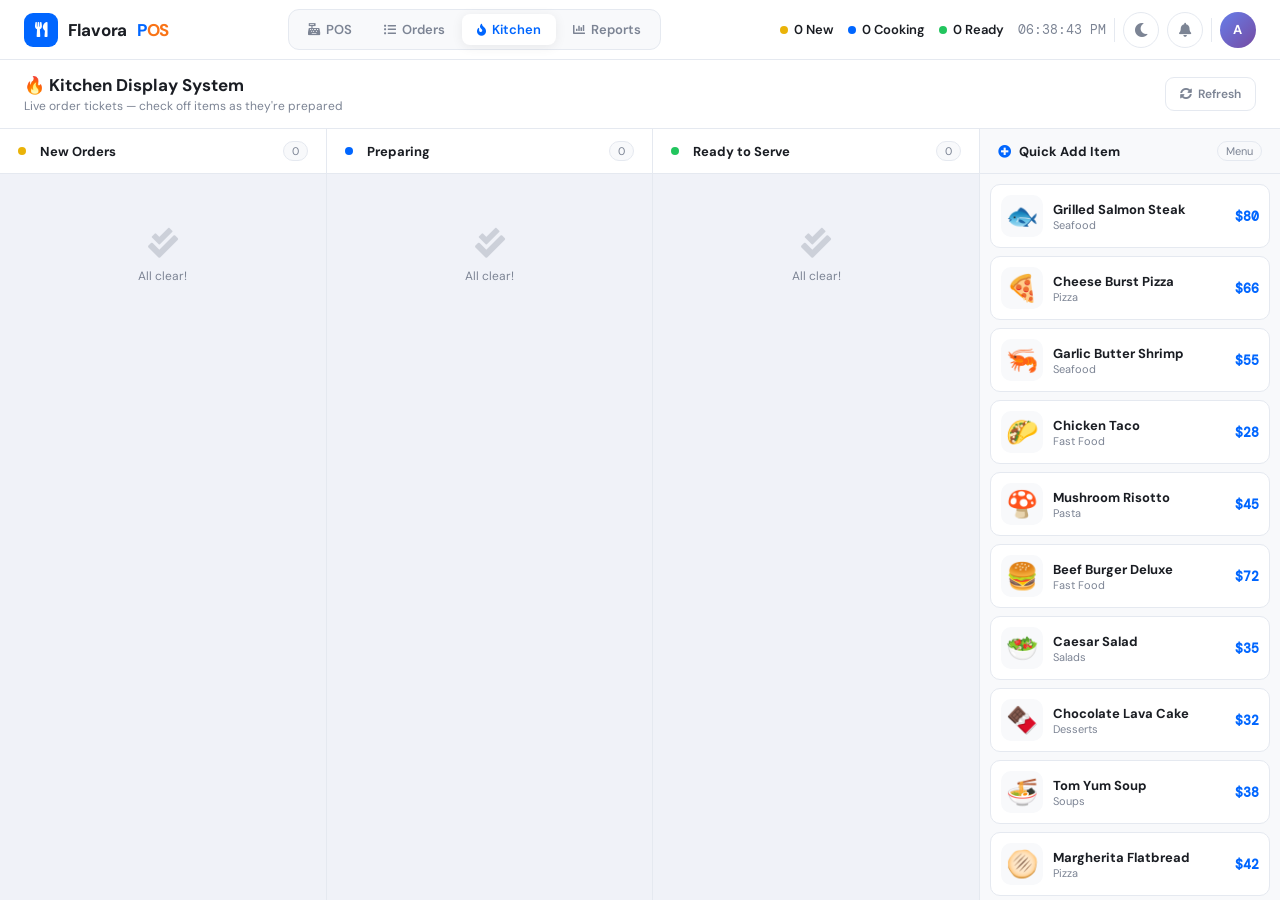
<file: kitchen.html>
<!DOCTYPE html>
<html lang="en">
<head>
<meta charset="UTF-8">
<meta name="viewport" content="width=device-width, initial-scale=1.0">
<title>Flavora POS · Kitchen</title>
<link href="https://fonts.googleapis.com/css2?family=DM+Sans:wght@400;500;600;700&family=DM+Mono:wght@400;500&display=swap" rel="stylesheet">
<link rel="stylesheet" href="https://cdnjs.cloudflare.com/ajax/libs/font-awesome/6.5.0/css/all.min.css">
<link rel="icon" href="./imgs/flavora.png">
<link rel="stylesheet" href="./CSS/kitchen.css">
<link rel="stylesheet" href="./CSS/all.min.css">
<link rel="stylesheet" href="./CSS/all.css">
</head>
<script>
  function checkDevice() {
    const isMobile = window.innerWidth <= 1024;

    if (isMobile) {
      window.location.href = "./flavora-phone.html"; 
    }
  }

  checkDevice();

  window.addEventListener("resize", checkDevice);
</script>
<body>

<!-- ══ HEADER ══ -->
<header>
  <a class="logo" href="./index.html">
    <div class="logo-icon"><i class="fas fa-utensils"></i></div>
    Flavora <span class="logo-pos">P<span>OS</span></span>
  </a>
  <nav class="nav-pill">
    <a class="nav-btn" href="./index.html"><i class="fas fa-cash-register"></i> POS</a>
    <a class="nav-btn" href="./orders.html"><i class="fas fa-list-ul"></i> Orders</a>
    <a class="nav-btn active" href="./kitchen.html"><i class="fas fa-fire"></i> Kitchen</a>
    <a class="nav-btn" href="./reports.html"><i class="fas fa-chart-bar"></i> Reports</a>
  </nav>
  <div class="hdr-right">
    <div class="hdr-meta">
      <div class="hdr-stat"><div class="h-dot" style="background:var(--yellow)"></div><span id="statNew">0 New</span></div>
      <div class="hdr-stat"><div class="h-dot" style="background:var(--blue)"></div><span id="statPreparing">0 Cooking</span></div>
      <div class="hdr-stat"><div class="h-dot" style="background:var(--green)"></div><span id="statReady">0 Ready</span></div>
      <div class="kit-clock" id="kitClock">--:--:--</div>
    </div>
    <div class="div-v"></div>
    <button class="icon-btn" onclick="toggleDark()" title="Dark mode"><i class="fas fa-moon" id="darkIcon"></i></button>
    <button class="icon-btn" style="position:relative" title="Notifications" id="bellBtn"><i class="fas fa-bell"></i><span class="notif-dot" id="bellDot" style="display:none"></span></button>
    <div class="div-v"></div>
    <button class="avatar-btn">A</button>
  </div>
</header>

<!-- ══ KITCHEN TOP BAR ══ -->
<div class="kit-top">
  <div>
    <h2>🔥 Kitchen Display System</h2>
    <div style="font-size:12px;color:var(--muted);margin-top:2px;">Live order tickets — check off items as they're prepared</div>
  </div>
  <div class="kit-top-right">
    <button onclick="renderKitchen()" style="padding:8px 14px;border-radius:9px;border:1px solid var(--border);background:var(--surface);color:var(--muted);font-size:12px;font-weight:600;cursor:pointer;display:flex;align-items:center;gap:6px;"><i class="fas fa-sync-alt"></i> Refresh</button>
  </div>
</div>

<!-- ══ KITCHEN BODY ══ -->
<div class="kit-body">

  <!-- Column 1: New Orders -->
  <div class="kit-col">
    <div class="kit-col-hdr">
      <h3><span style="display:inline-block;width:8px;height:8px;border-radius:50%;background:var(--yellow);margin-right:6px;"></span>New Orders</h3>
      <span class="col-count" id="countNew">0</span>
    </div>
    <div class="kit-tickets" id="colNew"></div>
  </div>

  <!-- Column 2: Preparing -->
  <div class="kit-col">
    <div class="kit-col-hdr">
      <h3><span style="display:inline-block;width:8px;height:8px;border-radius:50%;background:var(--blue);margin-right:6px;"></span>Preparing</h3>
      <span class="col-count" id="countPreparing">0</span>
    </div>
    <div class="kit-tickets" id="colPreparing"></div>
  </div>

  <!-- Column 3: Ready to Serve -->
  <div class="kit-col ready-col">
    <div class="kit-col-hdr">
      <h3><span style="display:inline-block;width:8px;height:8px;border-radius:50%;background:var(--green);margin-right:6px;"></span>Ready to Serve</h3>
      <span class="col-count" id="countReady">0</span>
    </div>
    <div class="kit-tickets" id="colReady"></div>
  </div>

  <!-- Column 4: Add Menu Items -->
  <div class="kit-col menu-col">
    <div class="kit-col-hdr">
      <h3><i class="fas fa-plus-circle" style="color:var(--blue)"></i> Quick Add Item</h3>
      <span class="col-count">Menu</span>
    </div>
    <div class="menu-add-list" id="menuAddList"></div>
  </div>

</div>

<div class="toast-wrap" id="toastWrap"></div>

<script src="./JS/kitchen.js"></script>
</body>
</html>
</file>
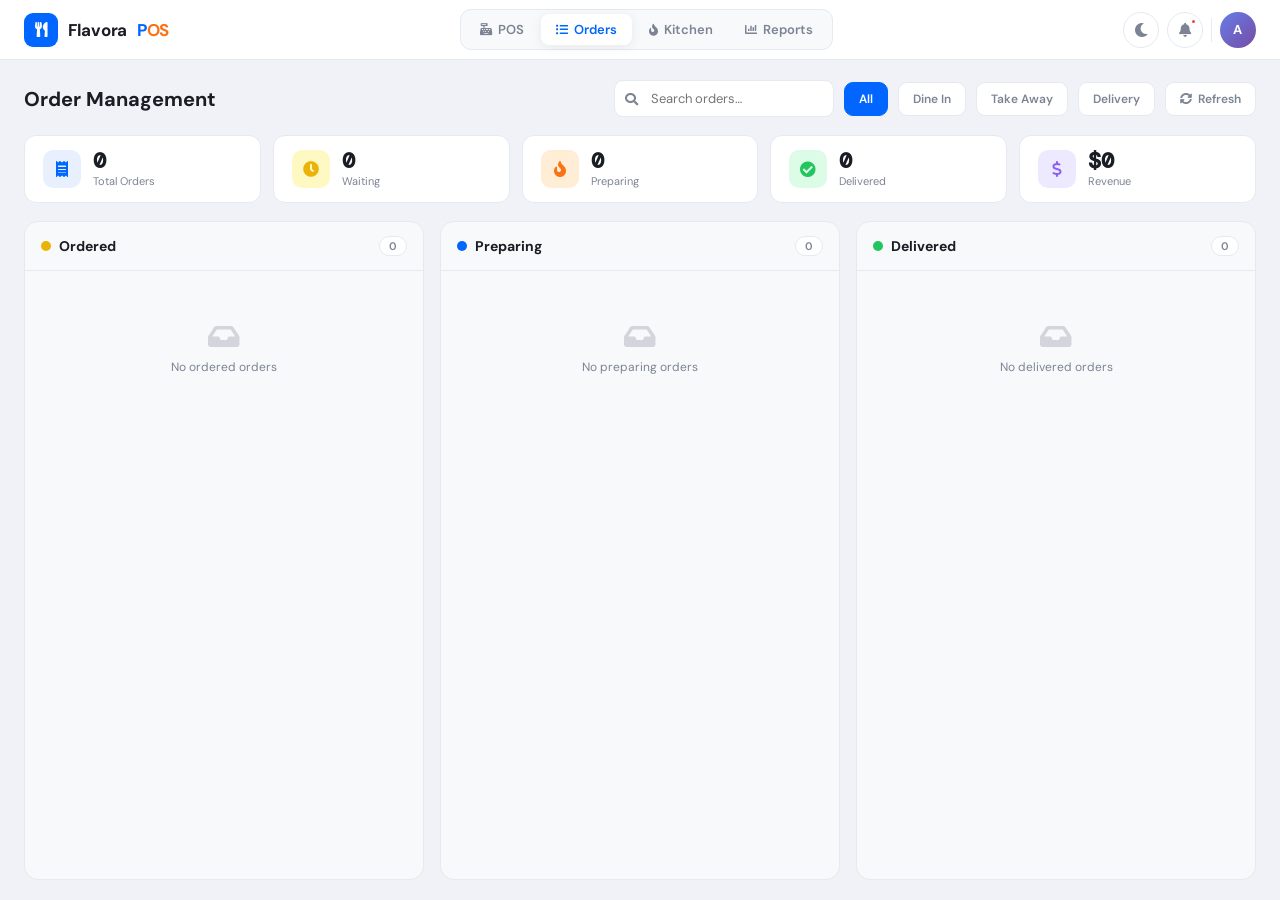
<file: orders.html>
<!DOCTYPE html>
<html lang="en">
<head>
<meta charset="UTF-8">
<meta name="viewport" content="width=device-width, initial-scale=1.0">
<title>Flavora POS · Orders</title>
<link href="https://fonts.googleapis.com/css2?family=DM+Sans:wght@400;500;600;700&family=DM+Mono:wght@400;500&display=swap" rel="stylesheet">
<link rel="stylesheet" href="https://cdnjs.cloudflare.com/ajax/libs/font-awesome/6.5.0/css/all.min.css">
<link rel="icon" href="./imgs/flavora.png">
<link rel="stylesheet" href="./CSS/orders.css">
<link rel="stylesheet" href="./CSS/all.min.css">
<link rel="stylesheet" href="./CSS/all.css">
</head>
<script>
  function checkDevice() {
    const isMobile = window.innerWidth <= 1024;

    if (isMobile) {
      window.location.href = "./flavora-phone.html"; 
    }
  }

  checkDevice();

  window.addEventListener("resize", checkDevice);
</script>
<body>

<!-- ══ HEADER ══ -->
<header>
  <a class="logo" href="./index.html">
    <div class="logo-icon"><i class="fas fa-utensils"></i></div>
    Flavora <span class="logo-pos">P<span>OS</span></span>
  </a>
  <nav class="nav-pill">
    <a class="nav-btn" href="./index.html"><i class="fas fa-cash-register"></i> POS</a>
    <a class="nav-btn active" href="./orders.html"><i class="fas fa-list-ul"></i> Orders</a>
    <a class="nav-btn" href="./kitchen.html"><i class="fas fa-fire"></i> Kitchen</a>
    <a class="nav-btn" href="./reports.html"><i class="fas fa-chart-bar"></i> Reports</a>
  </nav>
  <div class="hdr-right">
    <button class="icon-btn" onclick="toggleDark()" title="Dark mode"><i class="fas fa-moon" id="darkIcon"></i></button>
    <button class="icon-btn" style="position:relative" title="Notifications"><i class="fas fa-bell"></i><span class="notif-dot"></span></button>
    <div class="div-v"></div>
    <button class="avatar-btn">A</button>
  </div>
</header>

<!-- ══ PAGE BODY ══ -->
<div class="page-body">

  <!-- Toolbar -->
  <div class="page-toolbar">
    <div class="page-title">Order Management</div>
    <div class="toolbar-right">
      <div class="search-wrap">
        <i class="fas fa-search"></i>
        <input type="text" id="searchInput" placeholder="Search orders…" oninput="renderAll()">
      </div>
      <button class="flt-btn active" onclick="setType('all',this)">All</button>
      <button class="flt-btn" onclick="setType('dinein',this)">Dine In</button>
      <button class="flt-btn" onclick="setType('takeaway',this)">Take Away</button>
      <button class="flt-btn" onclick="setType('delivery',this)">Delivery</button>
      <button class="refresh-btn" onclick="renderAll()"><i class="fas fa-sync-alt"></i> Refresh</button>
    </div>
  </div>

  <!-- Stats -->
  <div class="stats-row" id="statsRow"></div>

  <!-- Kanban -->
  <div class="kanban">
    <!-- Ordered -->
    <div class="k-col" id="colOrdered">
      <div class="k-col-hdr">
        <h3><div class="col-dot" style="background:var(--yellow)"></div> Ordered</h3>
        <span class="k-badge" id="badgeOrdered">0</span>
      </div>
      <div class="k-tickets" id="ticketsOrdered"></div>
    </div>
    <!-- Preparing -->
    <div class="k-col" id="colPreparing">
      <div class="k-col-hdr">
        <h3><div class="col-dot" style="background:var(--blue)"></div> Preparing</h3>
        <span class="k-badge" id="badgePreparing">0</span>
      </div>
      <div class="k-tickets" id="ticketsPreparing"></div>
    </div>
    <!-- Delivered -->
    <div class="k-col delivered-col" id="colDelivered">
      <div class="k-col-hdr">
        <h3><div class="col-dot" style="background:var(--green)"></div> Delivered</h3>
        <span class="k-badge" id="badgeDelivered">0</span>
      </div>
      <div class="k-tickets" id="ticketsDelivered"></div>
    </div>
  </div>

</div>

<!-- ══ DETAIL MODAL ══ -->
<div class="overlay" id="detailOverlay" onclick="if(event.target===this)closeDetail()">
  <div class="modal">
    <div class="modal-hdr">
      <h2 id="dmTitle">Order Detail</h2>
      <button class="modal-close" onclick="closeDetail()"><i class="fas fa-times"></i></button>
    </div>
    <div class="modal-body">
      <div class="modal-sec"><h4>Items</h4><div id="dmItems"></div></div>
      <div class="modal-sec"><h4>Order Info</h4><div class="meta-grid" id="dmMeta"></div></div>
      <div class="modal-sec">
        <h4>Update Status</h4>
        <div class="status-btns" id="dmStatuses"></div>
      </div>
    </div>
  </div>
</div>

<div class="toast-wrap" id="toastWrap"></div>

<script src="./JS/orders.js"></script>
</body>
</html>
</file>
<file: CSS/style.css>
:root {
  --blue: #0066FF;
  --blue-light: #e8f0fe;
  --green: #22c55e;
  --red: #ef4444;
  --orange: #f97316;
  --bg: #F4F6FA;
  --surface: #ffffff;
  --surface2: #f8f9fb;
  --border: #e5e9f0;
  --text: #1a1d23;
  --muted: #7c8494;
  --shadow: 0 2px 12px rgba(0,0,0,0.07);
  --radius: 14px;
  --font: 'DM Sans', sans-serif;
  --mono: 'DM Mono', monospace;
}
body.dark {
  --bg: #10131a;
  --surface: #181c27;
  --surface2: #1e2333;
  --border: #2a2f42;
  --text: #e8ecf5;
  --muted: #7c8494;
  --shadow: 0 2px 16px rgba(0,0,0,0.4);
}
*{box-sizing:border-box;margin:0;padding:0;}
body{font-family:var(--font);background:var(--bg);color:var(--text);display:flex;flex-direction:column;height:100vh;overflow:hidden;transition:background .3s,color .3s;}

/* HEADER */
header {
    display: flex;
    align-items: center;
    justify-content: space-between;
    padding: 0 24px;
    height: 64px;
    background: var(--surface);
    border-bottom: 1px solid var(--border);
    flex-shrink: 0;
    z-index: 100;
    position: relative;
  }
  .logo {
    display: flex;
    align-items: center;
    gap: 10px;
    font-weight: 700;
    font-size: 18px;
    letter-spacing: -.3px;
  }
  .logo-icon {
    width: 36px;
    height: 36px;
    background: var(--blue);
    border-radius: 10px;
    display: flex;
    align-items: center;
    justify-content: center;
    color: #fff;
    font-size: 16px;
  }
  .logo-pos {
    color: var(--blue);
  }
  .logo-pos span {
    color: var(--orange);
  }
  .nav-pill {
    display: flex;
    background: var(--surface2);
    border: 1px solid var(--border);
    border-radius: 12px;
    padding: 5px;
    gap: 2px;
  }
  .nav-item {
    text-decoration: none;
    color: var(--muted);
    padding: 8px 16px;
    font-weight: 600;
    font-size: 13px;
    border-radius: 8px;
    display: flex;
    align-items: center;
    gap: 7px;
    transition: .2s;
    cursor: pointer;
    border: none;
    background: transparent;
  }
  .nav-item:hover {
    color: var(--blue);
  }
  .nav-btn.active{background:var(--surface);color:var(--blue);box-shadow:var(--shadow);}
  #system{
    background:var(--surface);color:var(--blue);box-shadow:var(--shadow); border-radius: 10px;
  }
  .header-right {
    display: flex;
    align-items: center;
    gap: 10px;
  }
  .icon-btn {
    width: 38px;
    height: 38px;
    border-radius: 50%;
    border: 1px solid var(--border);
    background: var(--surface);
    color: var(--muted);
    cursor: pointer;
    display: flex;
    align-items: center;
    justify-content: center;
    font-size: 15px;
    transition: .2s;
    position: relative;
  }
  .icon-btn:hover {
    color: var(--blue);
    border-color: var(--blue);
  }
  .badge-dot {
    position: absolute;
    top: 6px;
    right: 6px;
    width: 7px;
    height: 7px;
    background: var(--red);
    border-radius: 50%;
    border: 2px solid var(--surface);
  }
  .avatar {
    width: 36px;
    height: 36px;
    border-radius: 50%;
    background: linear-gradient(135deg,#667eea,#764ba2);
    display: flex;
    align-items: center;
    justify-content: center;
    color: #fff;
    font-weight: 700;
    font-size: 14px;
    cursor: pointer;
  }
  .divider-v {
    width: 1px;
    height: 28px;
    background: var(--border);
    margin: 0 6px;
  }

/* LAYOUT */
.app-body{display:flex;flex:1;overflow:hidden;}
.left-panel{flex:1;display:flex;flex-direction:column;overflow:hidden;}
.right-panel{width:400px;flex-shrink:0;background:var(--surface);border-left:1px solid var(--border);display:flex;flex-direction:column;}

/* LEFT PANEL */
.left-scroll{flex:1;overflow-y:auto;padding:20px 24px;}
.left-scroll::-webkit-scrollbar{width:5px;}
.left-scroll::-webkit-scrollbar-thumb{background:var(--border);border-radius:3px;}

/* Toolbar */
.toolbar{display:flex;align-items:center;gap:12px;margin-bottom:20px;}
.search-box{flex:1;position:relative;}
.search-box input{width:100%;padding:10px 14px 10px 40px;border-radius:10px;border:1px solid var(--border);background:var(--surface);color:var(--text);font-family:var(--font);font-size:14px;outline:none;transition:.2s;}
.search-box input:focus{border-color:var(--blue);box-shadow:0 0 0 3px rgba(0,102,255,.1);}
.search-box i{position:absolute;left:13px;top:50%;transform:translateY(-50%);color:var(--muted);font-size:14px;}
.filter-btn{padding:9px 16px;border-radius:10px;border:1px solid var(--border);background:var(--surface);color:var(--muted);font-family:var(--font);font-size:13px;font-weight:600;cursor:pointer;transition:.2s;white-space:nowrap;}
.filter-btn.active{background:var(--blue);color:#fff;border-color:var(--blue);}

/* Categories */
.cats{display:flex;gap:10px;margin-bottom:20px;overflow-x:auto;padding-bottom:4px;}
.cats::-webkit-scrollbar{height:3px;}
.cats::-webkit-scrollbar-thumb{background:var(--border);}
.cat-chip{display:flex;align-items:center;gap:8px;padding:8px 14px;border-radius:10px;border:1.5px solid var(--border);background:var(--surface);cursor:pointer;transition:.2s;white-space:nowrap;flex-shrink:0;}
.cat-chip:hover{border-color:var(--blue);}
.cat-chip.active{border-color:var(--blue);background:var(--blue-light);}
.cat-chip .cat-icon{font-size:18px;}
.cat-chip .cat-label{font-size:13px;font-weight:600;color:var(--text);}

/* Recent Orders strip */
.strip-header{display:flex;align-items:center;justify-content:space-between;margin-bottom:12px;}
.strip-header h3{font-size:15px;font-weight:700;}
.strip-header a{font-size:12px;color:var(--blue);text-decoration:none;font-weight:600;}
.orders-strip{display:flex;gap:12px;overflow-x:auto;padding-bottom:8px;margin-bottom:20px;}
.orders-strip::-webkit-scrollbar{height:3px;}
.order-chip{background:var(--surface);border:1px solid var(--border);border-radius:12px;padding:12px 16px;flex-shrink:0;min-width:200px;}
.order-chip-top{display:flex;justify-content:space-between;align-items:center;margin-bottom:6px;}
.order-chip-id{font-size:12px;color:var(--muted);font-family:var(--mono);}
.order-chip-name{font-weight:600;font-size:14px;margin-bottom:2px;}
.order-chip-time{font-size:11px;color:var(--muted);}
.status-tag{font-size:10px;font-weight:700;padding:3px 8px;border-radius:6px;}
.tag-delivery{background:#dcfce7;color:#16a34a;}
.tag-takeaway{background:#fef3c7;color:#d97706;}
.tag-dinein{background:#dbeafe;color:#1d4ed8;}
.progress-bar{height:4px;background:var(--border);border-radius:2px;margin-top:8px;overflow:hidden;}
.progress-fill{height:100%;border-radius:2px;transition:width .5s;}

/* Section header */
.section-head{display:flex;align-items:center;justify-content:space-between;margin-bottom:14px;}
.section-head h3{font-size:15px;font-weight:700;}
.item-count{font-size:12px;color:var(--muted);background:var(--surface2);padding:3px 10px;border-radius:20px;}

/* Menu Grid */
.menu-grid{display:grid;grid-template-columns:repeat(auto-fill,minmax(200px,1fr));gap:14px;}
.menu-card{background:var(--surface);border:1px solid var(--border);border-radius:var(--radius);overflow:hidden;cursor:pointer;transition:.2s;position:relative;}
.menu-card:hover{transform:translateY(-2px);box-shadow:0 8px 24px rgba(0,0,0,.1);border-color:var(--blue);}
.menu-card:active{transform:scale(.98);}
.card-img{height:130px;overflow:hidden;position:relative;}
.card-img-placeholder{width:100%;height:100%;display:flex;align-items:center;justify-content:center;font-size:48px;}
.card-badge{position:absolute;top:8px;left:8px;font-size:10px;font-weight:700;padding:3px 8px;border-radius:6px;color:#fff;}
.badge-red{background:var(--red);}
.badge-blue{background:var(--blue);}
.badge-orange{background:var(--orange);}
.card-body{padding:12px;}
.card-meta{display:flex;justify-content:space-between;font-size:11px;color:var(--muted);margin-bottom:4px;}
.veg{color:var(--green);}
.nonveg{color:var(--red);}
.card-name{font-weight:700;font-size:14px;margin-bottom:8px;}
.card-foot{display:flex;align-items:center;justify-content:space-between;}
.card-price{font-weight:700;font-size:16px;font-family:var(--mono);}
.add-btn{width:30px;height:30px;border-radius:8px;background:var(--blue);border:none;color:#fff;font-size:16px;cursor:pointer;display:flex;align-items:center;justify-content:center;transition:.15s;}
.add-btn:hover{background:#0052cc;}
.add-btn:active{transform:scale(.9);}
.in-cart-badge{position:absolute;top:8px;right:8px;background:var(--blue);color:#fff;font-size:10px;font-weight:700;width:20px;height:20px;border-radius:50%;display:flex;align-items:center;justify-content:center;}
.empty-state{grid-column:1/-1;text-align:center;padding:60px 20px;color:var(--muted);}
.empty-state i{font-size:48px;margin-bottom:12px;opacity:.3;}

/* RIGHT PANEL */
.rp-header{padding:18px 20px 14px;border-bottom:1px solid var(--border);}
.rp-header-top{display:flex;align-items:center;justify-content:space-between;margin-bottom:12px;}
.rp-order-id{font-family:var(--mono);font-size:13px;color:var(--muted);}
.rp-time{font-size:12px;color:var(--muted);}
.order-types{display:flex;gap:6px;}
.ot-btn{flex:1;padding:7px 4px;border-radius:8px;border:1.5px solid var(--border);background:transparent;color:var(--muted);font-family:var(--font);font-size:12px;font-weight:600;cursor:pointer;transition:.2s;}
.ot-btn.active{border-color:var(--blue);background:var(--blue);color:#fff;}
.rp-selects{display:flex;gap:8px;padding:12px 20px;border-bottom:1px solid var(--border);}
.rp-selects select{flex:1;padding:8px;border-radius:8px;border:1px solid var(--border);background:var(--surface);color:var(--text);font-family:var(--font);font-size:13px;outline:none;cursor:pointer;}

/* Cart items */
.cart-items{flex:1;overflow-y:auto;padding:12px 20px;}
.cart-items::-webkit-scrollbar{width:4px;}
.cart-items::-webkit-scrollbar-thumb{background:var(--border);}
.cart-empty{display:flex;flex-direction:column;align-items:center;justify-content:center;height:100%;color:var(--muted);text-align:center;gap:10px;}
.cart-empty i{font-size:40px;opacity:.3;}
.cart-empty p{font-size:13px;}
.cart-item{border:1.5px solid var(--border);border-radius:12px;padding:12px;margin-bottom:10px;background:var(--surface2);transition:.2s;}
.cart-item:hover{border-color:var(--blue);}
.ci-top{display:flex;gap:10px;align-items:flex-start;}
.ci-emoji{font-size:32px;flex-shrink:0;}
.ci-info{flex:1;}
.ci-name{font-weight:700;font-size:14px;}
.ci-size{font-size:11px;color:var(--muted);background:var(--border);padding:2px 6px;border-radius:4px;display:inline-block;margin-top:2px;}
.ci-note{font-size:11px;color:var(--blue);font-style:italic;margin-top:2px;}
.ci-actions{display:flex;align-items:center;gap:6px;}
.qty-btn{width:26px;height:26px;border-radius:6px;border:1px solid var(--border);background:var(--surface);color:var(--text);font-size:14px;cursor:pointer;display:flex;align-items:center;justify-content:center;font-weight:700;transition:.15s;}
.qty-btn:hover{border-color:var(--blue);color:var(--blue);}
.qty-num{font-weight:700;font-size:14px;min-width:20px;text-align:center;font-family:var(--mono);}
.ci-bottom{display:flex;justify-content:space-between;align-items:center;margin-top:10px;padding-top:10px;border-top:1px solid var(--border);}
.ci-price-row{display:flex;gap:20px;}
.ci-price-label{font-size:11px;color:var(--muted);}
.ci-price-val{font-weight:700;font-size:14px;font-family:var(--mono);}
.ci-remove{width:28px;height:28px;border-radius:6px;border:1px solid var(--border);background:transparent;color:var(--red);cursor:pointer;font-size:12px;transition:.15s;}
.ci-remove:hover{background:var(--red);color:#fff;border-color:var(--red);}

/* Payment footer */
.rp-footer{border-top:1px solid var(--border);padding:16px 20px;background:var(--surface);}
.discount-row{display:flex;gap:8px;margin-bottom:12px;}
.discount-input{flex:1;padding:8px 12px;border-radius:8px;border:1px solid var(--border);background:var(--surface2);color:var(--text);font-family:var(--font);font-size:13px;outline:none;}
.discount-input:focus{border-color:var(--blue);}
.apply-btn{padding:8px 14px;border-radius:8px;background:var(--surface2);border:1px solid var(--border);color:var(--text);font-family:var(--font);font-size:13px;font-weight:600;cursor:pointer;transition:.2s;}
.apply-btn:hover{border-color:var(--blue);color:var(--blue);}
.totals-table{margin-bottom:14px;}
.total-row{display:flex;justify-content:space-between;font-size:13px;margin-bottom:6px;}
.total-row.main{font-size:15px;font-weight:700;padding-top:8px;border-top:1px solid var(--border);margin-top:2px;}
.total-row span:last-child{font-family:var(--mono);}
.discount-badge{color:var(--green);font-size:12px;font-family:var(--mono);}
.pay-btn{width:100%;padding:13px;background:var(--blue);color:#fff;border:none;border-radius:10px;font-family:var(--font);font-size:15px;font-weight:700;cursor:pointer;transition:.2s;display:flex;align-items:center;justify-content:center;gap:8px;}
.pay-btn:hover{background:#0052cc;}
.pay-btn:active{transform:scale(.99);}
.pay-btn:disabled{background:var(--border);color:var(--muted);cursor:not-allowed;}

/* MODALS */
.overlay{position:fixed;inset:0;background:rgba(0,0,0,.5);z-index:1000;display:flex;align-items:center;justify-content:center;opacity:0;pointer-events:none;transition:opacity .2s;}
.overlay.show{opacity:1;pointer-events:all;}
.modal{background:var(--surface);border-radius:20px;box-shadow:0 20px 60px rgba(0,0,0,.3);transform:scale(.95);transition:transform .2s;overflow:hidden;}
.overlay.show .modal{transform:scale(1);}

/* Item modal */
.item-modal{width:680px;max-width:95vw;display:flex;}
.item-modal-img{width:280px;flex-shrink:0;background:var(--surface2);display:flex;align-items:center;justify-content:center;font-size:100px;}
.item-modal-body{flex:1;padding:28px;position:relative;overflow-y:auto;max-height:80vh;}
.item-modal-body h2{font-size:22px;font-weight:700;margin-bottom:6px;}
.item-modal-body .desc{font-size:13px;color:var(--muted);line-height:1.6;margin-bottom:20px;}
.modal-section-label{font-size:12px;font-weight:700;text-transform:uppercase;letter-spacing:.5px;color:var(--muted);margin-bottom:8px;}
.size-options{display:flex;gap:8px;margin-bottom:18px;flex-wrap:wrap;}
.size-opt{padding:8px 14px;border-radius:8px;border:1.5px solid var(--border);background:transparent;color:var(--text);font-family:var(--font);font-size:13px;cursor:pointer;transition:.2s;}
.size-opt:hover{border-color:var(--blue);}
.size-opt.active{border-color:var(--blue);background:var(--blue-light);}
.addon-options{display:flex;gap:8px;margin-bottom:20px;flex-wrap:wrap;}
.addon-opt{padding:7px 12px;border-radius:8px;border:1.5px solid var(--border);background:transparent;color:var(--text);font-family:var(--font);font-size:12px;cursor:pointer;transition:.2s;}
.addon-opt.active{border-color:var(--green);background:#dcfce7;color:var(--green);}
.note-area{width:100%;padding:10px;border-radius:8px;border:1px solid var(--border);background:var(--surface2);color:var(--text);font-family:var(--font);font-size:13px;resize:none;margin-bottom:18px;outline:none;}
.note-area:focus{border-color:var(--blue);}
.item-modal-foot{display:flex;justify-content:space-between;align-items:center;}
.modal-qty{display:flex;align-items:center;gap:12px;}
.modal-qty .qty-btn{width:34px;height:34px;border-radius:8px;}
.modal-qty .qty-num{font-size:18px;}
.modal-total{font-size:13px;color:var(--muted);}
.modal-total strong{font-size:20px;color:var(--text);font-family:var(--mono);display:block;}
.add-cart-btn{padding:12px 24px;
    background:var(--blue);
    color:#fff;border:none;
    border-radius:10px;
    font-family:var(--font);
    font-size:14px;
    font-weight:700;
    cursor:pointer;
    transition:.2s; 
    margin-right: -20px;
    margin-bottom: -10px;
    
}
.add-cart-btn:hover{
    background:#0052cc;
}
.modal-close{position:absolute;top:16px;right:16px;width:32px;height:32px;border-radius:8px;border:1px solid var(--border);background:var(--surface2);color:var(--muted);font-size:16px;cursor:pointer;display:flex;align-items:center;justify-content:center;}
.modal-close:hover{color:var(--red);}

/* Payment modal */
.pay-modal{width:480px;max-width:95vw;}
.pay-modal-header{padding:24px 28px;border-bottom:1px solid var(--border);}
.pay-modal-header h2{font-size:18px;font-weight:700;}
.pay-modal-header p{font-size:13px;color:var(--muted);margin-top:2px;}
.pay-modal-body{padding:24px 28px;}
.pay-summary{background:var(--surface2);border-radius:12px;padding:16px;margin-bottom:24px;}
.pay-summary-row{display:flex;justify-content:space-between;font-size:14px;margin-bottom:8px;}
.pay-summary-row.total{font-weight:700;font-size:18px;border-top:1px solid var(--border);padding-top:10px;margin-top:2px;}
.pay-summary-row span:last-child{font-family:var(--mono);}
.pay-methods-label{font-size:12px;font-weight:700;text-transform:uppercase;letter-spacing:.5px;color:var(--muted);margin-bottom:12px;}
.pay-methods{display:grid;grid-template-columns:1fr 1fr 1fr;gap:10px;margin-bottom:20px;}
.pay-method{display:flex;flex-direction:column;align-items:center;gap:8px;padding:14px 8px;border-radius:12px;border:2px solid var(--border);background:transparent;cursor:pointer;transition:.2s;}
.pay-method:hover{border-color:var(--blue);}
.pay-method.active{border-color:var(--blue);background:var(--blue-light);}
.pay-method i{font-size:24px;color:var(--muted);}
.pay-method.active i{color:var(--blue);}
.pay-method span{font-size:12px;font-weight:600;color:var(--text);}
.cash-amount-row{display:flex;gap:8px;margin-bottom:20px;}
.cash-input{flex:1;padding:10px 14px;border-radius:10px;border:1.5px solid var(--border);background:var(--surface2);color:var(--text);font-family:var(--mono);font-size:16px;font-weight:600;outline:none;}
.cash-input:focus{border-color:var(--blue);}
.change-display{padding:10px 14px;border-radius:10px;background:var(--green);color:#fff;font-family:var(--mono);font-size:14px;font-weight:700;display:flex;align-items:center;gap:6px;}
.confirm-pay-btn{width:100%;padding:14px;background:var(--green);color:#fff;border:none;border-radius:12px;font-family:var(--font);font-size:16px;font-weight:700;cursor:pointer;transition:.2s;display:flex;align-items:center;justify-content:center;gap:8px;}
.confirm-pay-btn:hover{background:#16a34a;}

/* Receipt modal */
.receipt-modal{width:420px;max-width:95vw;}
.receipt-body{padding:28px;}
.receipt-logo{text-align:center;margin-bottom:20px;}
.receipt-logo h2{font-size:20px;font-weight:700;color:var(--blue);}
.receipt-logo p{font-size:12px;color:var(--muted);}
.receipt-divider{border:none;border-top:1px dashed var(--border);margin:14px 0;}
.receipt-row{display:flex;justify-content:space-between;font-size:13px;margin-bottom:6px;}
.receipt-row span:last-child{font-family:var(--mono);}
.receipt-items{margin:10px 0;}
.receipt-item{display:flex;justify-content:space-between;font-size:13px;padding:4px 0;}
.receipt-total{display:flex;justify-content:space-between;font-size:16px;font-weight:700;padding:10px 0;border-top:2px solid var(--text);}
.receipt-total span:last-child{font-family:var(--mono);}
.receipt-footer{text-align:center;margin-top:16px;}
.receipt-footer p{font-size:12px;color:var(--muted);}
.receipt-actions{display:flex;gap:10px;padding:0 28px 28px;}
.print-btn{flex:1;padding:12px;border-radius:10px;border:none;font-family:var(--font);font-weight:700;font-size:14px;cursor:pointer;transition:.2s;}
.print-btn.primary{background:var(--blue);color:#fff;}
.print-btn.secondary{background:var(--surface2);color:var(--text);border:1px solid var(--border);}

/* Toast */
.toast-container{position:fixed;bottom:24px;right:24px;z-index:9999;display:flex;flex-direction:column;gap:8px;pointer-events:none;}
.toast{background:var(--text);color:var(--surface);padding:12px 18px;border-radius:12px;font-size:13px;font-weight:600;transform:translateX(120%);transition:.3s;pointer-events:none;display:flex;align-items:center;gap:8px;max-width:300px;}
.toast.in{transform:translateX(0);}
.toast.success{background:var(--green);}
.toast.error{background:var(--red);}

@media print {
  body *{visibility:hidden!important;}
  .receipt-modal, .receipt-modal *{visibility:visible!important;}
  .receipt-modal{position:fixed;inset:0;background:#fff;}
  .receipt-actions{display:none!important;}
}


/* notification styles */

.notif-dropdown {
  position: absolute;
  top: 60px;
  right: 20px;
  width: 320px;
  background: var(--surface);
  border: 1px solid var(--border);
  border-radius: 12px;
  box-shadow: var(--shadow);
  display: none;
  flex-direction: column;
  max-height: 400px;
  overflow-y: auto;
  z-index: 99999;
}

.notif-item {
  padding: 10px;
  border-bottom: 1px solid var(--border);
  display: flex;
  justify-content: space-between;
  align-items: center;
  font-size: 13px;
}

.notif-item button {
  background: var(--green);
  border: none;
  color: white;
  padding: 5px 8px;
  border-radius: 6px;
  cursor: pointer;
}
</file>
<file: CSS/kitchen.css>
/* ══════════════════════════════════
   VARIABLES
══════════════════════════════════ */
:root{
    --blue:#0066FF;--blue-lt:#e8f0fe;--blue-dk:#0052cc;
    --green:#22c55e;--green-lt:#dcfce7;
    --red:#ef4444;--red-lt:#fee2e2;
    --orange:#f97316;--orange-lt:#ffedd5;
    --yellow:#eab308;--yellow-lt:#fef9c3;
    --purple:#8b5cf6;--purple-lt:#ede9fe;
    --bg:#f0f2f8;--surface:#fff;--surface2:#f8f9fb;
    --border:#e5e9f0;--text:#1a1d23;--muted:#7c8494;
    --shadow:0 2px 12px rgba(0,0,0,.07);
    --font:'DM Sans',sans-serif;--mono:'DM Mono',monospace;
  }
  body.dark{
    --bg:#0d1117;--surface:#161b22;--surface2:#1c2333;
    --border:#2d333b;--text:#cdd9e5;--muted:#768390;
  }
  *{box-sizing:border-box;margin:0;padding:0;}
  body{font-family:var(--font);background:var(--bg);color:var(--text);height:100vh;display:flex;flex-direction:column;overflow:hidden;transition:background .3s,color .3s;}
  button{font-family:var(--font);}
  ::-webkit-scrollbar{width:5px;height:5px;}
  ::-webkit-scrollbar-thumb{background:var(--border);border-radius:4px;}
  
  /* ══════════════════════════════════
     HEADER
  ══════════════════════════════════ */
  header{display:flex;align-items:center;justify-content:space-between;padding:0 24px;height:60px;background:var(--surface);border-bottom:1px solid var(--border);flex-shrink:0;z-index:100;gap:20px;}
  .logo{display:flex;align-items:center;gap:10px;font-weight:700;font-size:17px;letter-spacing:-.3px;white-space:nowrap;text-decoration:none;color:var(--text);}
  .logo-icon{width:34px;height:34px;background:var(--blue);border-radius:9px;display:flex;align-items:center;justify-content:center;color:#fff;font-size:15px;flex-shrink:0;}
  .logo-pos{color:var(--blue);}.logo-pos span{color:var(--orange);}
  .nav-pill{display:flex;background:var(--surface2);border:1px solid var(--border);border-radius:11px;padding:4px;gap:2px;}
  .nav-btn{color:var(--muted);padding:7px 15px;font-weight:600;font-size:13px;border-radius:8px;display:flex;align-items:center;gap:6px;cursor:pointer;border:none;background:transparent;transition:.2s;white-space:nowrap;text-decoration:none;}
  .nav-btn:hover{color:var(--blue);}
  .nav-btn.active{background:var(--surface);color:var(--blue);box-shadow:var(--shadow);}
  .nav-btn i{font-size:12px;}
  .hdr-right{display:flex;align-items:center;gap:8px;}
  .hdr-meta{display:flex;align-items:center;gap:14px;}
  .hdr-stat{display:flex;align-items:center;gap:6px;font-size:13px;font-weight:600;}
  .h-dot{width:8px;height:8px;border-radius:50%;flex-shrink:0;}
  .kit-clock{font-family:var(--mono);font-size:13px;color:var(--muted);}
  .icon-btn{width:36px;height:36px;border-radius:50%;border:1px solid var(--border);background:var(--surface);color:var(--muted);cursor:pointer;display:flex;align-items:center;justify-content:center;font-size:14px;transition:.2s;}
  .icon-btn:hover{color:var(--blue);border-color:var(--blue);}
  .notif-dot{position:absolute;top:5px;right:5px;width:7px;height:7px;background:var(--red);border-radius:50%;border:2px solid var(--surface);}
  .avatar-btn{width:36px;height:36px;border-radius:50%;background:linear-gradient(135deg,#667eea,#764ba2);color:#fff;font-weight:700;font-size:13px;border:none;cursor:pointer;flex-shrink:0;}
  .div-v{width:1px;height:24px;background:var(--border);}
  
  /* ══════════════════════════════════
     KITCHEN TOP BAR
  ══════════════════════════════════ */
  .kit-top{padding:14px 24px;border-bottom:1px solid var(--border);display:flex;align-items:center;justify-content:space-between;flex-shrink:0;background:var(--surface);}
  .kit-top h2{font-size:17px;font-weight:700;}
  .kit-top-right{display:flex;align-items:center;gap:14px;}
  
  /* ══════════════════════════════════
     KITCHEN COLUMNS
  ══════════════════════════════════ */
  .kit-body{flex:1;display:flex;overflow:hidden;}
  .kit-col{flex:1;display:flex;flex-direction:column;border-right:1px solid var(--border);overflow:hidden;}
  .kit-col:last-child{border-right:none;}
  .kit-col-hdr{padding:12px 18px;border-bottom:1px solid var(--border);display:flex;align-items:center;justify-content:space-between;flex-shrink:0;background:var(--surface);}
  .kit-col-hdr h3{font-size:13px;font-weight:700;display:flex;align-items:center;gap:8px;}
  .col-count{font-size:11px;background:var(--surface2);border:1px solid var(--border);padding:2px 8px;border-radius:20px;color:var(--muted);}
  .kit-tickets{flex:1;overflow-y:auto;padding:14px;display:flex;flex-direction:column;gap:12px;}
  .kit-empty{text-align:center;padding:40px 16px;color:var(--muted);}
  .kit-empty i{font-size:30px;margin-bottom:10px;display:block;opacity:.3;}
  .kit-empty p{font-size:12px;}
  
  /* ══════════════════════════════════
     KITCHEN TICKET
  ══════════════════════════════════ */
  .ticket{background:var(--surface);border:1.5px solid var(--border);border-radius:14px;overflow:hidden;transition:.2s;animation:tickIn .25s ease;}
  @keyframes tickIn{from{opacity:0;transform:translateY(8px);}to{opacity:1;transform:translateY(0);}}
  .ticket:hover{box-shadow:0 4px 20px rgba(0,0,0,.1);}
  .ticket.urgent{border-color:var(--red);}
  .ticket.warning{border-color:var(--orange);}
  .ticket.all-done{border-color:var(--green);background:rgba(34,197,94,.03);}
  
  /* ticket header */
  .t-hdr{padding:11px 14px;border-bottom:1px solid var(--border);display:flex;align-items:flex-start;justify-content:space-between;}
  .t-hdr-left{}
  .t-id{font-family:var(--mono);font-size:12px;font-weight:600;color:var(--muted);}
  .t-customer{font-weight:700;font-size:14px;margin-top:2px;}
  .t-hdr-right{display:flex;flex-direction:column;align-items:flex-end;gap:5px;}
  .t-type{font-size:10px;font-weight:700;padding:2px 7px;border-radius:5px;}
  .tt-delivery{background:var(--green-lt);color:#16a34a;}
  .tt-takeaway{background:var(--orange-lt);color:#c2410c;}
  .tt-dinein{background:var(--blue-lt);color:#1d4ed8;}
  .t-timer{font-family:var(--mono);font-size:13px;font-weight:700;}
  .t-timer.ok{color:var(--green);}
  .t-timer.warn{color:var(--orange);}
  .t-timer.late{color:var(--red);animation:blink 1s ease infinite;}
  @keyframes blink{0%,100%{opacity:1;}50%{opacity:.4;}}
  
  /* ticket items with checkboxes */
  .t-body{padding:10px 14px;}
  .t-item{display:flex;align-items:flex-start;gap:10px;padding:8px 0;border-bottom:1px solid var(--border);transition:.2s;}
  .t-item:last-child{border-bottom:none;}
  .t-item.done .t-item-name{text-decoration:line-through;color:var(--muted);}
  .t-item.done .t-item-emoji{opacity:.4;}
  
  /* custom checkbox */
  .t-check{
    width:22px;height:22px;border-radius:7px;
    border:2px solid var(--border);background:var(--surface2);
    cursor:pointer;flex-shrink:0;display:flex;align-items:center;justify-content:center;
    transition:.2s;margin-top:1px;
  }
  .t-check:hover{border-color:var(--green);}
  .t-check.checked{background:var(--green);border-color:var(--green);}
  .t-check.checked::after{content:'✓';color:#fff;font-size:13px;font-weight:700;}
  .t-item-content{flex:1;}
  .t-item-row{display:flex;align-items:center;gap:8px;}
  .t-item-emoji{font-size:20px;}
  .t-item-name{font-weight:700;font-size:13px;flex:1;}
  .t-item-qty{font-family:var(--mono);font-weight:700;font-size:13px;color:var(--muted);}
  .t-item-sub{margin-top:3px;display:flex;gap:5px;flex-wrap:wrap;}
  .t-sub-tag{font-size:10px;background:var(--surface2);border:1px solid var(--border);padding:2px 6px;border-radius:4px;color:var(--muted);}
  .t-sub-addon{color:var(--blue);}
  .t-note{font-size:11px;color:var(--orange);font-style:italic;margin-top:2px;display:flex;align-items:center;gap:4px;}
  
  /* ticket footer */
  .t-foot{padding:10px 14px;border-top:1px solid var(--border);display:flex;align-items:center;justify-content:space-between;gap:8px;}
  .t-progress{flex:1;height:5px;background:var(--border);border-radius:3px;overflow:hidden;}
  .t-progress-fill{height:100%;background:var(--blue);border-radius:3px;transition:width .4s;}
  .t-progress-fill.complete{background:var(--green);}
  .t-prog-text{font-size:11px;color:var(--muted);white-space:nowrap;font-family:var(--mono);}
  .t-action-btn{padding:7px 14px;border-radius:8px;font-size:12px;font-weight:700;cursor:pointer;border:none;transition:.2s;display:flex;align-items:center;gap:5px;}
  .btn-start{background:var(--blue-lt);color:var(--blue);}
  .btn-start:hover{background:var(--blue);color:#fff;}
  .btn-ready{background:var(--green-lt);color:var(--green);}
  .btn-ready:hover{background:var(--green);color:#fff;}
  .btn-served{background:var(--surface2);color:var(--muted);border:1px solid var(--border);}
  .btn-served:hover{background:var(--border);}
  
  /* ready column styling */
  .kit-col.ready-col .ticket{opacity:.85;}
  .kit-col.ready-col .ticket:hover{opacity:1;}
  
  /* ══════════════════════════════════
     ADD MENU ITEMS PANEL
  ══════════════════════════════════ */
  .kit-col.menu-col{background:var(--surface2);min-width:260px;max-width:300px;}
  .kit-col.menu-col .kit-col-hdr{background:var(--surface2);}
  .menu-add-list{flex:1;overflow-y:auto;padding:10px;}
  .ma-item{display:flex;align-items:center;gap:10px;padding:10px;border-radius:10px;background:var(--surface);border:1px solid var(--border);margin-bottom:8px;cursor:pointer;transition:.2s;}
  .ma-item:hover{border-color:var(--blue);box-shadow:var(--shadow);}
  .ma-emoji{font-size:26px;width:42px;height:42px;border-radius:10px;background:var(--surface2);display:flex;align-items:center;justify-content:center;flex-shrink:0;}
  .ma-info{flex:1;min-width:0;}
  .ma-name{font-weight:700;font-size:13px;white-space:nowrap;overflow:hidden;text-overflow:ellipsis;}
  .ma-cat{font-size:11px;color:var(--muted);}
  .ma-price{font-family:var(--mono);font-weight:700;font-size:13px;color:var(--blue);}
  
  /* ══════════════════════════════════
     TOAST
  ══════════════════════════════════ */
  .toast-wrap{position:fixed;bottom:20px;right:20px;z-index:9999;display:flex;flex-direction:column;gap:7px;pointer-events:none;}
  .toast{background:var(--text);color:var(--surface);padding:11px 16px;border-radius:11px;font-size:12px;font-weight:600;transform:translateX(120%);transition:.3s;display:flex;align-items:center;gap:7px;max-width:300px;}
  .toast.in{transform:translateX(0);}
  .toast.success{background:var(--green);}
  .toast.error{background:var(--red);}
  .toast.info{background:var(--blue);}
  
  /* sound bell pulse */
  @keyframes bellShake{0%,100%{transform:rotate(0);}20%{transform:rotate(-15deg);}40%{transform:rotate(15deg);}60%{transform:rotate(-10deg);}80%{transform:rotate(10deg);}}
  .bell-shake{animation:bellShake .5s ease;}
</file>
<file: CSS/orders.css>
:root {
    --blue:#0066FF; --blue-lt:#e8f0fe; --blue-dk:#0052cc;
    --green:#22c55e; --green-lt:#dcfce7;
    --red:#ef4444;   --red-lt:#fee2e2;
    --orange:#f97316;--orange-lt:#ffedd5;
    --yellow:#eab308;--yellow-lt:#fef9c3;
    --purple:#8b5cf6;--purple-lt:#ede9fe;
    --bg:#f0f2f8; --surface:#fff; --surface2:#f8f9fb;
    --border:#e5e9f0; --text:#1a1d23; --muted:#7c8494;
    --shadow:0 2px 12px rgba(0,0,0,.07);
    --shadow-lg:0 8px 32px rgba(0,0,0,.12);
    --font:'DM Sans',sans-serif; --mono:'DM Mono',monospace;
  }
  body.dark {
    --bg:#0d1117; --surface:#161b22; --surface2:#1c2333;
    --border:#2d333b; --text:#cdd9e5; --muted:#768390;
    --shadow:0 2px 16px rgba(0,0,0,.5);
  }
  
  /* ══════════════════════════════════
     RESET
  ══════════════════════════════════ */
  *{box-sizing:border-box;margin:0;padding:0;}
  body{font-family:var(--font);background:var(--bg);color:var(--text);height:100vh;display:flex;flex-direction:column;overflow:hidden;transition:background .3s,color .3s;}
  button,select,input{font-family:var(--font);}
  ::-webkit-scrollbar{width:5px;height:5px;}
  ::-webkit-scrollbar-thumb{background:var(--border);border-radius:4px;}
  
  /* ══════════════════════════════════
     HEADER — identical to POS
  ══════════════════════════════════ */
  header{display:flex;align-items:center;justify-content:space-between;padding:0 24px;height:60px;background:var(--surface);border-bottom:1px solid var(--border);flex-shrink:0;z-index:100;gap:20px;}
  .logo{display:flex;align-items:center;gap:10px;font-weight:700;font-size:17px;letter-spacing:-.3px;white-space:nowrap;text-decoration:none;color:var(--text);}
  .logo-icon{width:34px;height:34px;background:var(--blue);border-radius:9px;display:flex;align-items:center;justify-content:center;color:#fff;font-size:15px;flex-shrink:0;}
  .logo-pos{color:var(--blue);}.logo-pos span{color:var(--orange);}
  .nav-pill{display:flex;background:var(--surface2);border:1px solid var(--border);border-radius:11px;padding:4px;gap:2px;}
  .nav-btn{color:var(--muted);padding:7px 15px;font-weight:600;font-size:13px;border-radius:8px;display:flex;align-items:center;gap:6px;cursor:pointer;border:none;background:transparent;transition:.2s;white-space:nowrap;text-decoration:none;}
  .nav-btn:hover{color:var(--blue);}
  .nav-btn.active{background:var(--surface);color:var(--blue);box-shadow:var(--shadow);}
  .nav-btn i{font-size:12px;}
  .hdr-right{display:flex;align-items:center;gap:8px;}
  .icon-btn{width:36px;height:36px;border-radius:50%;border:1px solid var(--border);background:var(--surface);color:var(--muted);cursor:pointer;display:flex;align-items:center;justify-content:center;font-size:14px;transition:.2s;}
  .icon-btn:hover{color:var(--blue);border-color:var(--blue);}
  .notif-dot{position:absolute;top:5px;right:5px;width:7px;height:7px;background:var(--red);border-radius:50%;border:2px solid var(--surface);}
  .avatar-btn{width:36px;height:36px;border-radius:50%;background:linear-gradient(135deg,#667eea,#764ba2);color:#fff;font-weight:700;font-size:13px;border:none;cursor:pointer;flex-shrink:0;}
  .div-v{width:1px;height:24px;background:var(--border);}
  
  /* ══════════════════════════════════
     PAGE LAYOUT
  ══════════════════════════════════ */
  .page-body{flex:1;display:flex;flex-direction:column;overflow:hidden;padding:20px 24px;}
  
  /* Top toolbar */
  .page-toolbar{display:flex;align-items:center;justify-content:space-between;margin-bottom:18px;gap:16px;flex-wrap:wrap;}
  .page-title{font-size:20px;font-weight:700;}
  .toolbar-right{display:flex;align-items:center;gap:10px;}
  .search-wrap{position:relative;}
  .search-wrap input{padding:9px 14px 9px 36px;border-radius:9px;border:1px solid var(--border);background:var(--surface);color:var(--text);font-size:13px;outline:none;width:220px;transition:.2s;}
  .search-wrap input:focus{border-color:var(--blue);}
  .search-wrap i{position:absolute;left:11px;top:50%;transform:translateY(-50%);color:var(--muted);font-size:13px;}
  .flt-btn{padding:8px 14px;border-radius:9px;border:1px solid var(--border);background:var(--surface);color:var(--muted);font-size:12px;font-weight:600;cursor:pointer;transition:.2s;}
  .flt-btn.active{background:var(--blue);color:#fff;border-color:var(--blue);}
  .refresh-btn{padding:8px 14px;border-radius:9px;border:1px solid var(--border);background:var(--surface);color:var(--muted);font-size:12px;font-weight:600;cursor:pointer;transition:.2s;display:flex;align-items:center;gap:6px;}
  .refresh-btn:hover{border-color:var(--blue);color:var(--blue);}
  
  /* Stats row */
  .stats-row{display:flex;gap:12px;margin-bottom:18px;flex-wrap:wrap;}
  .stat-card{background:var(--surface);border:1px solid var(--border);border-radius:12px;padding:14px 18px;flex:1;min-width:120px;display:flex;align-items:center;gap:12px;}
  .stat-icon{width:38px;height:38px;border-radius:10px;display:flex;align-items:center;justify-content:center;font-size:16px;flex-shrink:0;}
  .stat-info{}
  .stat-val{font-size:22px;font-weight:700;font-family:var(--mono);line-height:1;}
  .stat-lbl{font-size:11px;color:var(--muted);margin-top:2px;}
  
  /* ══════════════════════════════════
     KANBAN BOARD
  ══════════════════════════════════ */
  .kanban{display:flex;gap:16px;flex:1;overflow:hidden;}
  .k-col{flex:1;display:flex;flex-direction:column;min-width:0;background:var(--surface2);border-radius:14px;border:1px solid var(--border);overflow:hidden;}
  .k-col-hdr{padding:14px 16px;display:flex;align-items:center;justify-content:space-between;border-bottom:1px solid var(--border);flex-shrink:0;}
  .k-col-hdr h3{font-size:14px;font-weight:700;display:flex;align-items:center;gap:8px;}
  .col-dot{width:10px;height:10px;border-radius:50%;flex-shrink:0;}
  .k-badge{font-size:11px;background:var(--surface);border:1px solid var(--border);padding:2px 9px;border-radius:20px;color:var(--muted);font-weight:600;}
  .k-tickets{flex:1;overflow-y:auto;padding:12px;display:flex;flex-direction:column;gap:10px;}
  .k-empty{text-align:center;padding:40px 16px;color:var(--muted);}
  .k-empty i{font-size:28px;margin-bottom:8px;display:block;opacity:.3;}
  .k-empty p{font-size:12px;}
  
  /* ══════════════════════════════════
     ORDER CARD
  ══════════════════════════════════ */
  .ord-card{background:var(--surface);border:1px solid var(--border);border-radius:12px;overflow:hidden;transition:.2s;animation:cardIn .25s ease;}
  @keyframes cardIn{from{opacity:0;transform:translateY(6px);}to{opacity:1;transform:translateY(0);}}
  .ord-card:hover{box-shadow:var(--shadow-lg);border-color:var(--blue);}
  .ord-card.urgent{border-color:var(--red);}
  .ord-card.warning{border-color:var(--orange);}
  .oc-hdr{padding:10px 13px;border-bottom:1px solid var(--border);display:flex;align-items:flex-start;justify-content:space-between;gap:8px;}
  .oc-id{font-family:var(--mono);font-size:12px;font-weight:600;color:var(--muted);}
  .oc-name{font-weight:700;font-size:14px;margin-top:2px;}
  .oc-right{display:flex;flex-direction:column;align-items:flex-end;gap:4px;flex-shrink:0;}
  .type-tag{font-size:10px;font-weight:700;padding:2px 7px;border-radius:5px;}
  .tt-delivery{background:var(--green-lt);color:#16a34a;}
  .tt-takeaway{background:var(--orange-lt);color:#c2410c;}
  .tt-dinein{background:var(--blue-lt);color:#1d4ed8;}
  .oc-timer{font-family:var(--mono);font-size:12px;font-weight:700;}
  .oc-timer.ok{color:var(--green);}
  .oc-timer.warn{color:var(--orange);}
  .oc-timer.late{color:var(--red);}
  .oc-body{padding:10px 13px;}
  .oc-items{margin-bottom:8px;}
  .oc-item{display:flex;align-items:center;gap:7px;font-size:12px;padding:3px 0;border-bottom:1px solid var(--border);}
  .oc-item:last-child{border-bottom:none;}
  .oc-item-emoji{font-size:16px;flex-shrink:0;}
  .oc-item-name{flex:1;font-weight:600;}
  .oc-item-qty{font-family:var(--mono);font-weight:700;color:var(--muted);}
  .oc-item-price{font-family:var(--mono);font-weight:700;font-size:11px;}
  .oc-meta{display:flex;gap:10px;font-size:11px;color:var(--muted);flex-wrap:wrap;margin-bottom:10px;}
  .oc-meta i{margin-right:3px;}
  .oc-foot{display:flex;align-items:center;justify-content:space-between;padding-top:8px;border-top:1px solid var(--border);}
  .oc-total{font-weight:700;font-family:var(--mono);font-size:15px;}
  .oc-actions{display:flex;gap:6px;}
  .oc-btn{padding:6px 12px;border-radius:7px;border:none;font-size:11px;font-weight:700;cursor:pointer;transition:.2s;display:flex;align-items:center;gap:4px;}
  .btn-advance{background:var(--blue);color:#fff;}
  .btn-advance:hover{background:var(--blue-dk);}
  .btn-back{background:var(--surface2);color:var(--muted);border:1px solid var(--border);}
  .btn-back:hover{color:var(--text);}
  .btn-cancel{background:var(--red-lt);color:var(--red);}
  .btn-cancel:hover{background:var(--red);color:#fff;}
  .btn-done{background:var(--green-lt);color:var(--green);}
  .btn-done:hover{background:var(--green);color:#fff;}
  
  /* delivered cards are dimmed */
  .k-col.delivered-col .ord-card{opacity:.75;}
  .k-col.delivered-col .ord-card:hover{opacity:1;}
  
  /* ══════════════════════════════════
     ORDER DETAIL MODAL
  ══════════════════════════════════ */
  .overlay{position:fixed;inset:0;background:rgba(0,0,0,.55);z-index:500;display:flex;align-items:center;justify-content:center;opacity:0;pointer-events:none;transition:opacity .2s;}
  .overlay.show{opacity:1;pointer-events:all;}
  .modal{background:var(--surface);border-radius:18px;box-shadow:0 24px 64px rgba(0,0,0,.3);transform:scale(.95);transition:transform .2s;overflow:hidden;width:520px;max-width:95vw;}
  .overlay.show .modal{transform:scale(1);}
  .modal-hdr{padding:20px 24px;border-bottom:1px solid var(--border);display:flex;align-items:center;justify-content:space-between;}
  .modal-hdr h2{font-size:17px;font-weight:700;}
  .modal-close{width:30px;height:30px;border-radius:7px;border:1px solid var(--border);background:var(--surface2);color:var(--muted);cursor:pointer;display:flex;align-items:center;justify-content:center;font-size:14px;}
  .modal-close:hover{color:var(--red);}
  .modal-body{padding:20px 24px;max-height:70vh;overflow-y:auto;}
  .modal-sec{margin-bottom:18px;}
  .modal-sec h4{font-size:11px;font-weight:700;text-transform:uppercase;letter-spacing:.5px;color:var(--muted);margin-bottom:10px;}
  .modal-item-row{display:flex;align-items:center;gap:10px;padding:8px 0;border-bottom:1px solid var(--border);}
  .modal-item-row:last-child{border-bottom:none;}
  .mi-emoji{font-size:22px;}
  .mi-info{flex:1;}
  .mi-name{font-weight:600;font-size:13px;}
  .mi-sub{font-size:11px;color:var(--muted);margin-top:1px;}
  .mi-price{font-family:var(--mono);font-weight:700;font-size:13px;}
  .meta-grid{display:grid;grid-template-columns:1fr 1fr;gap:10px;}
  .meta-cell{background:var(--surface2);border-radius:8px;padding:10px;}
  .meta-lbl{font-size:10px;color:var(--muted);text-transform:uppercase;letter-spacing:.3px;margin-bottom:3px;}
  .meta-val{font-size:13px;font-weight:600;}
  .status-btns{display:flex;gap:8px;flex-wrap:wrap;}
  .status-pill{padding:8px 16px;border-radius:8px;border:1.5px solid var(--border);background:transparent;color:var(--muted);font-size:12px;font-weight:700;cursor:pointer;transition:.2s;}
  .status-pill.active{border-color:var(--blue);background:var(--blue);color:#fff;}
  
  /* Toast */
  .toast-wrap{position:fixed;bottom:20px;right:20px;z-index:9999;display:flex;flex-direction:column;gap:7px;pointer-events:none;}
  .toast{background:var(--text);color:var(--surface);padding:11px 16px;border-radius:11px;font-size:12px;font-weight:600;transform:translateX(120%);transition:.3s;display:flex;align-items:center;gap:7px;max-width:280px;}
  .toast.in{transform:translateX(0);}
  .toast.success{background:var(--green);}
  .toast.error{background:var(--red);}
  .toast.info{background:var(--blue);}
  
  /* new-order pulse */
  @keyframes newPulse{0%{box-shadow:0 0 0 0 rgba(0,102,255,.4);}70%{box-shadow:0 0 0 8px rgba(0,102,255,0);}100%{box-shadow:0 0 0 0 rgba(0,102,255,0);}}
  .ord-card.new-flash{animation:newPulse .6s ease 3;}
</file>
